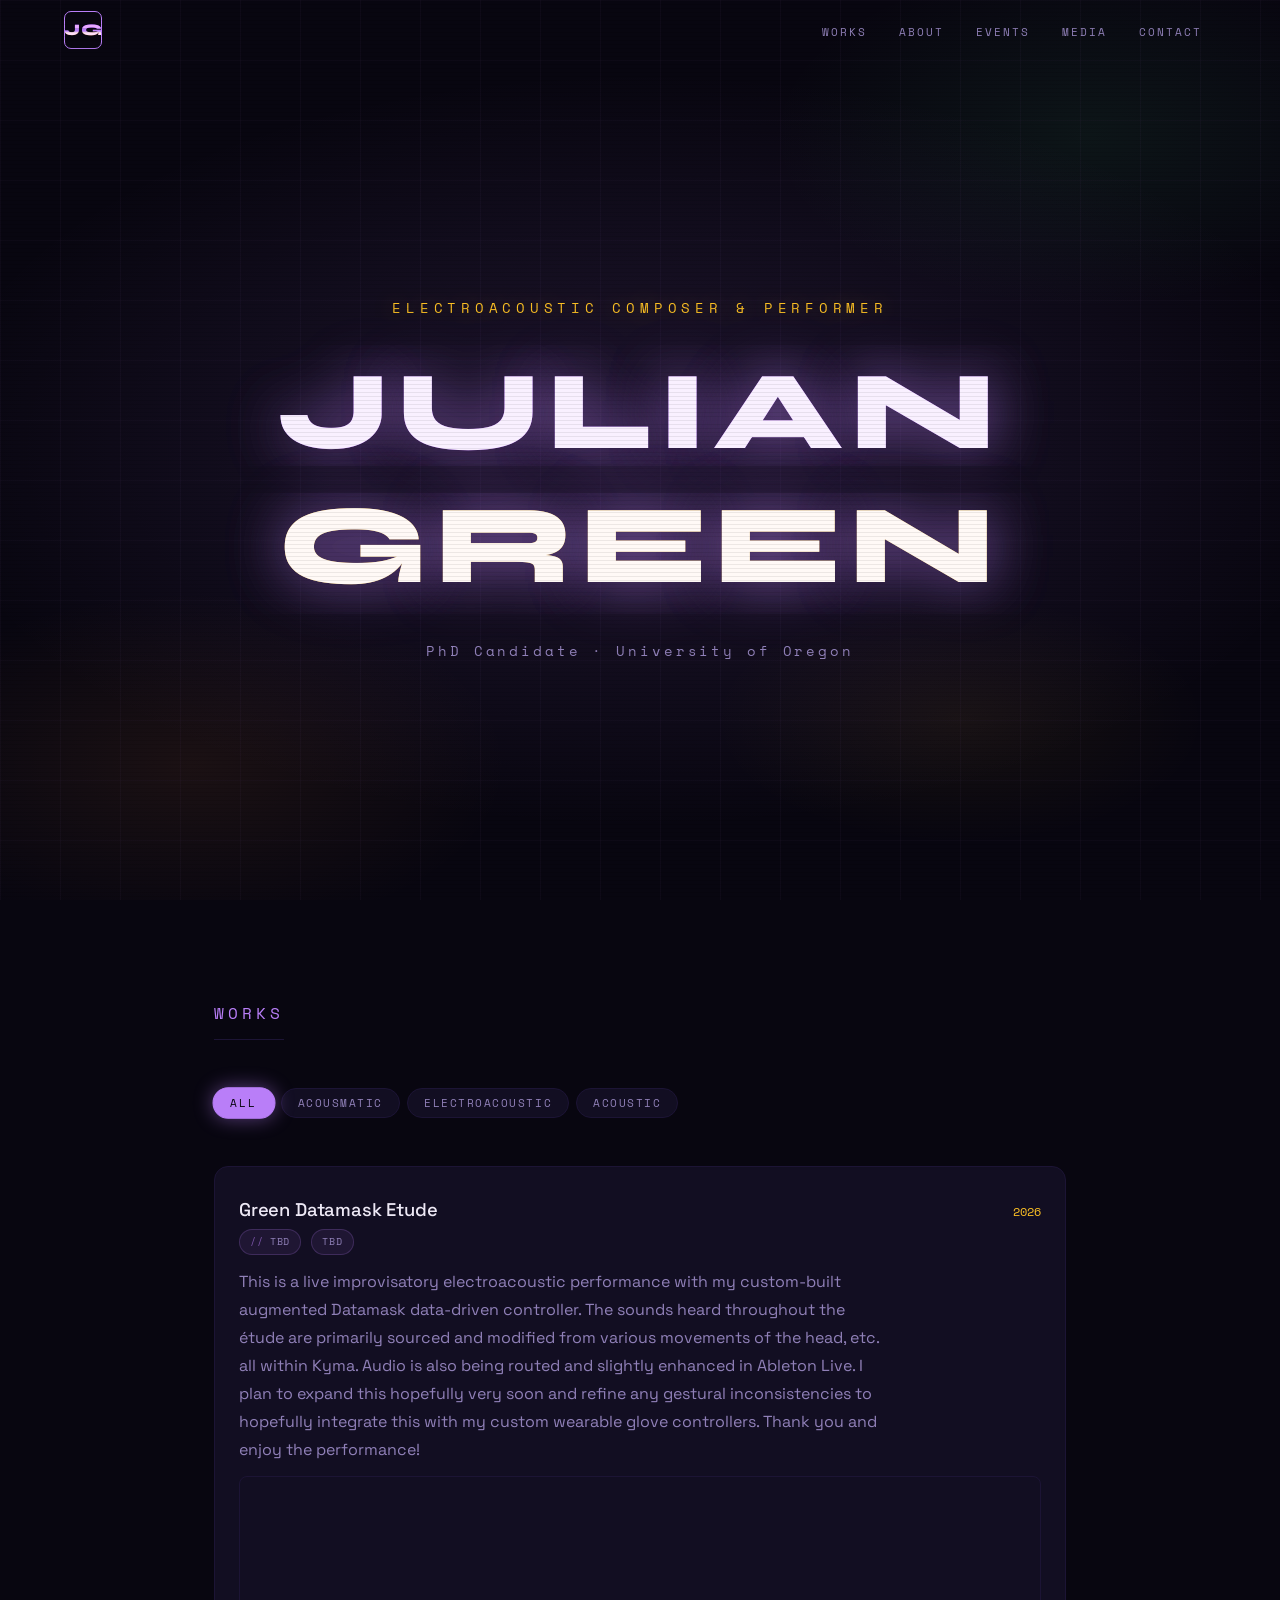
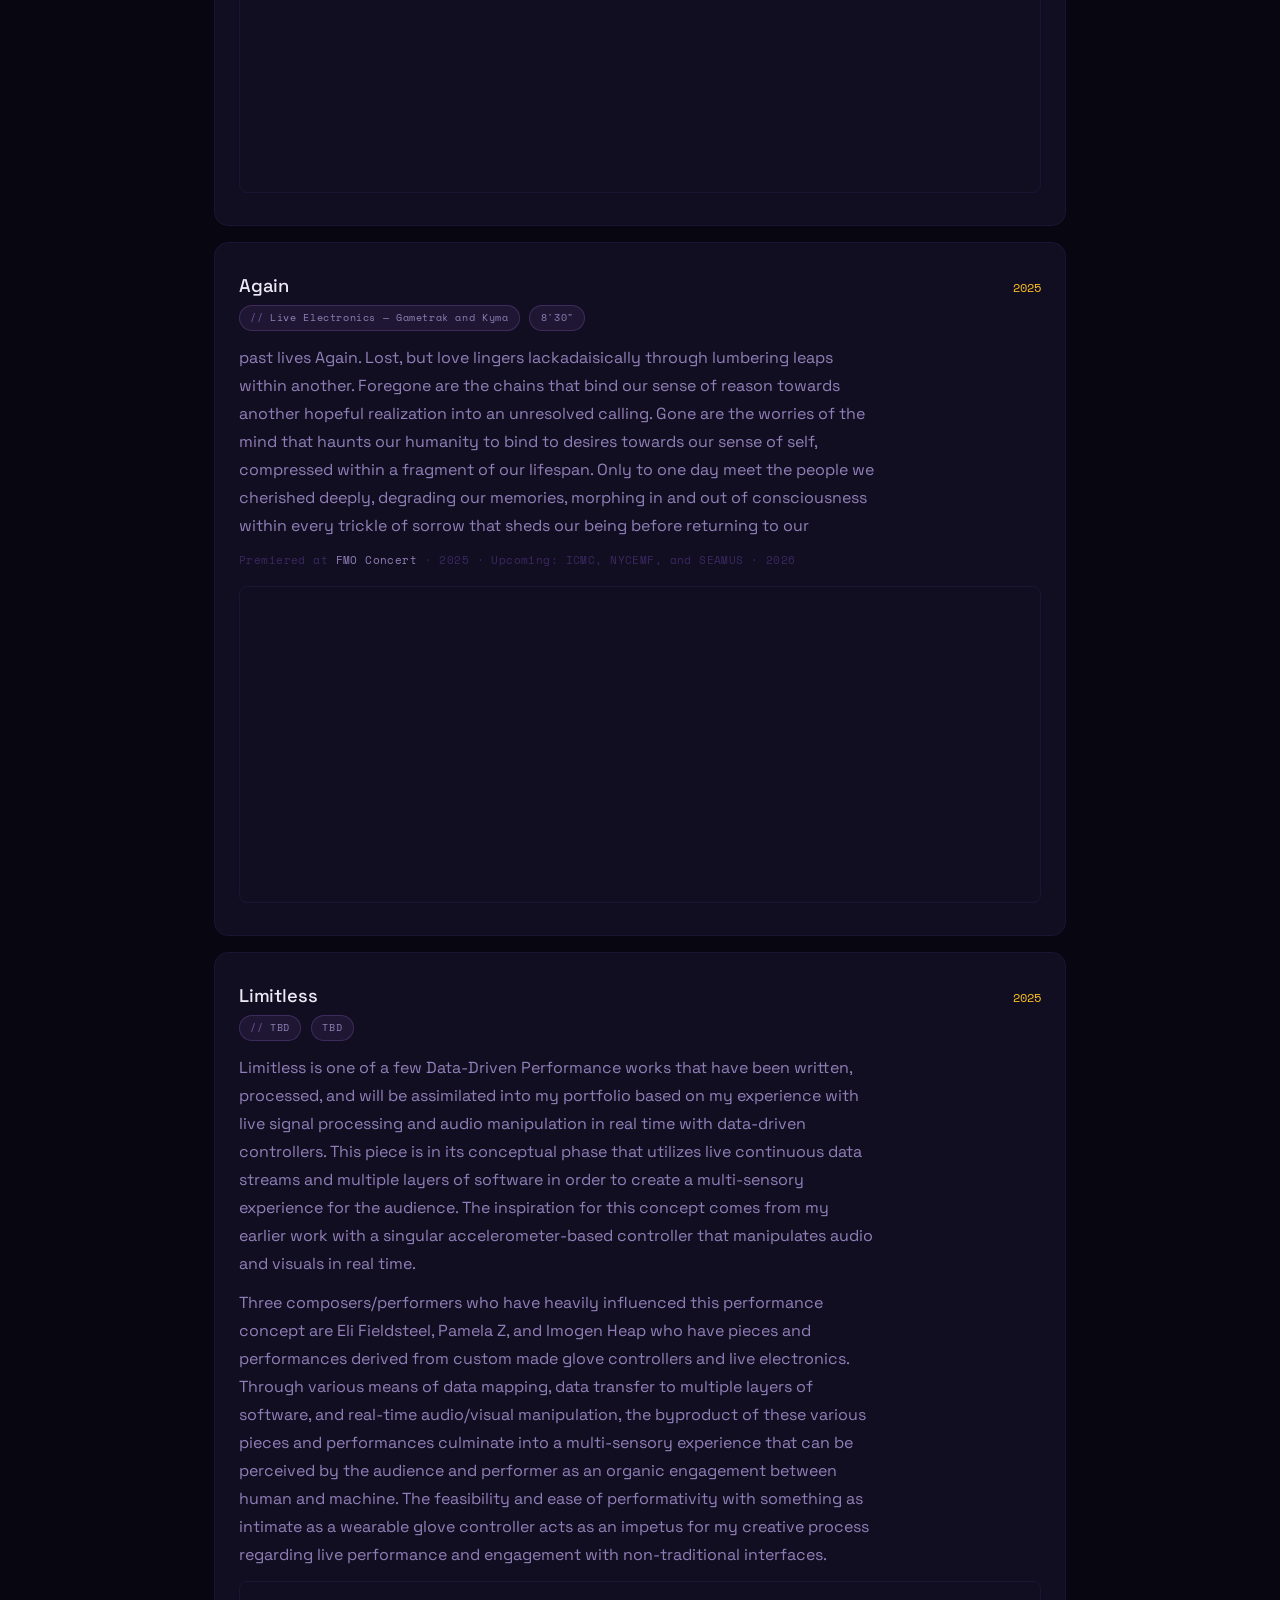
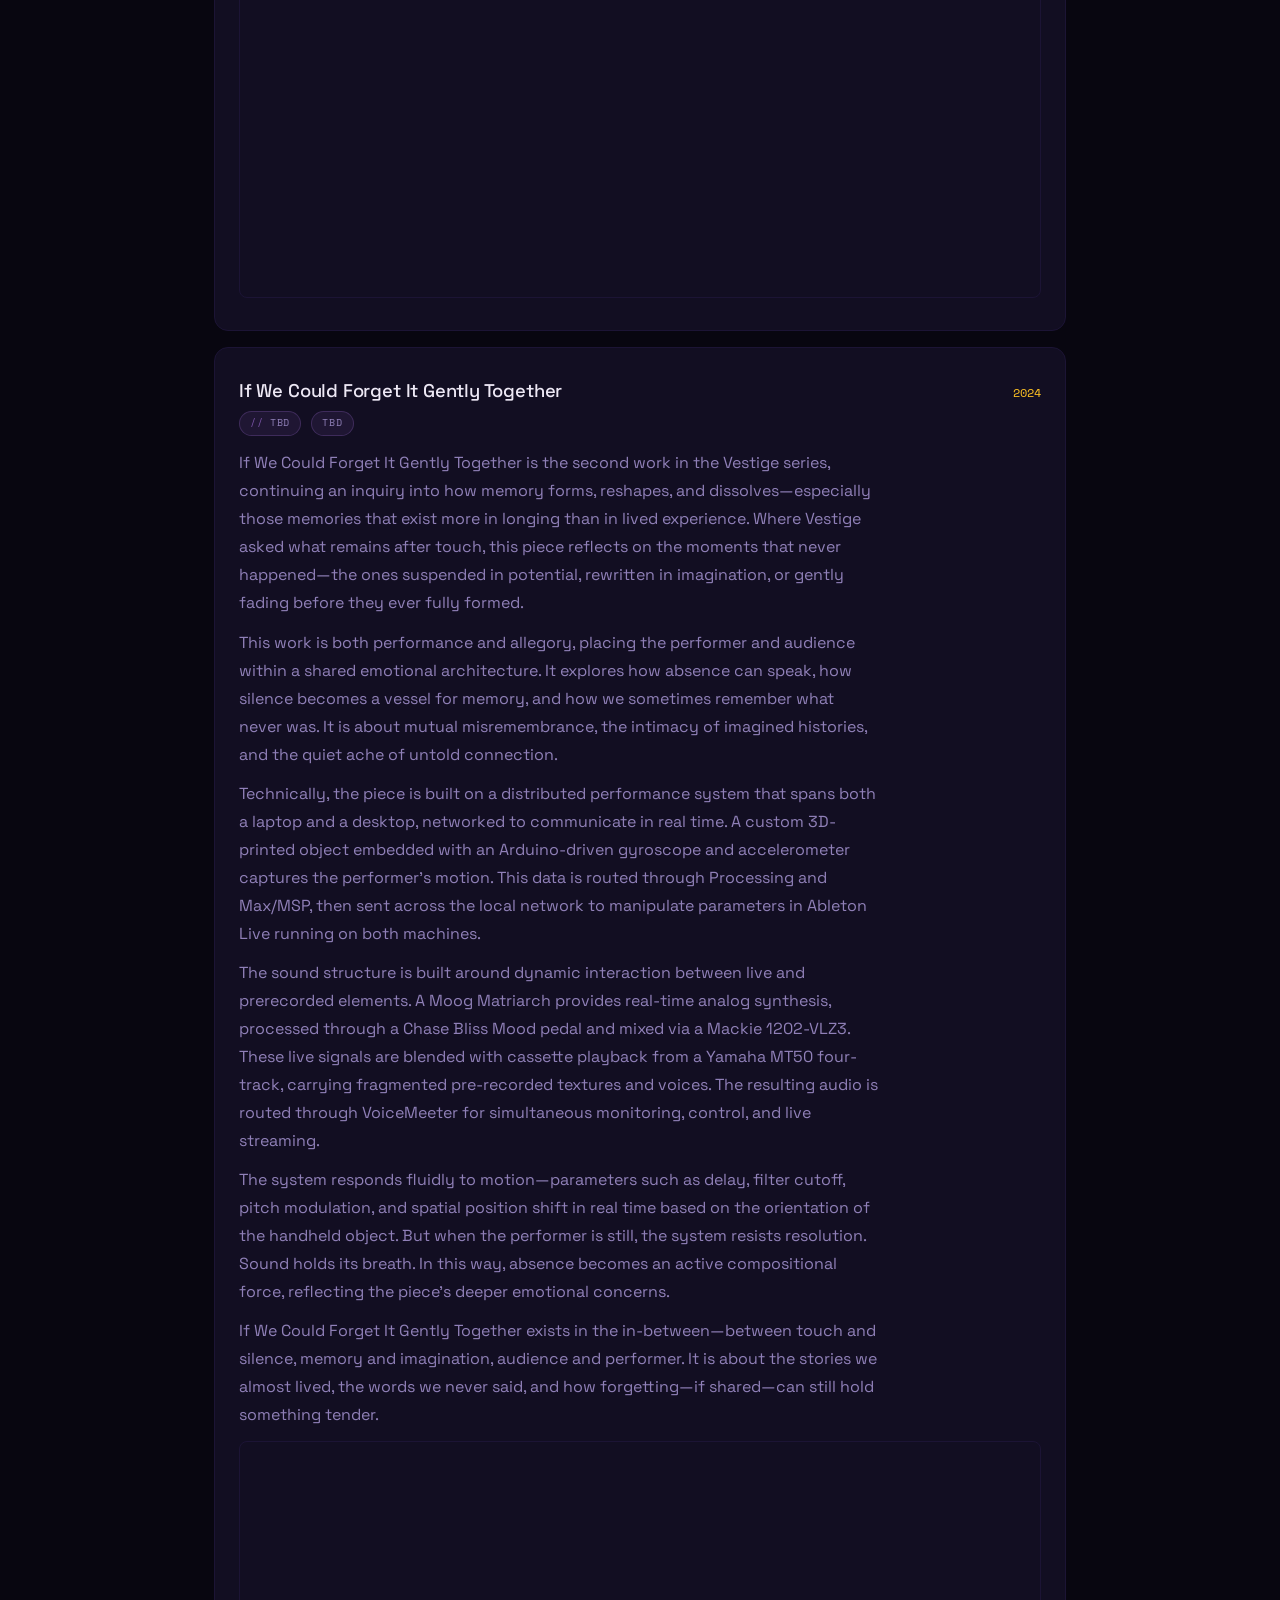
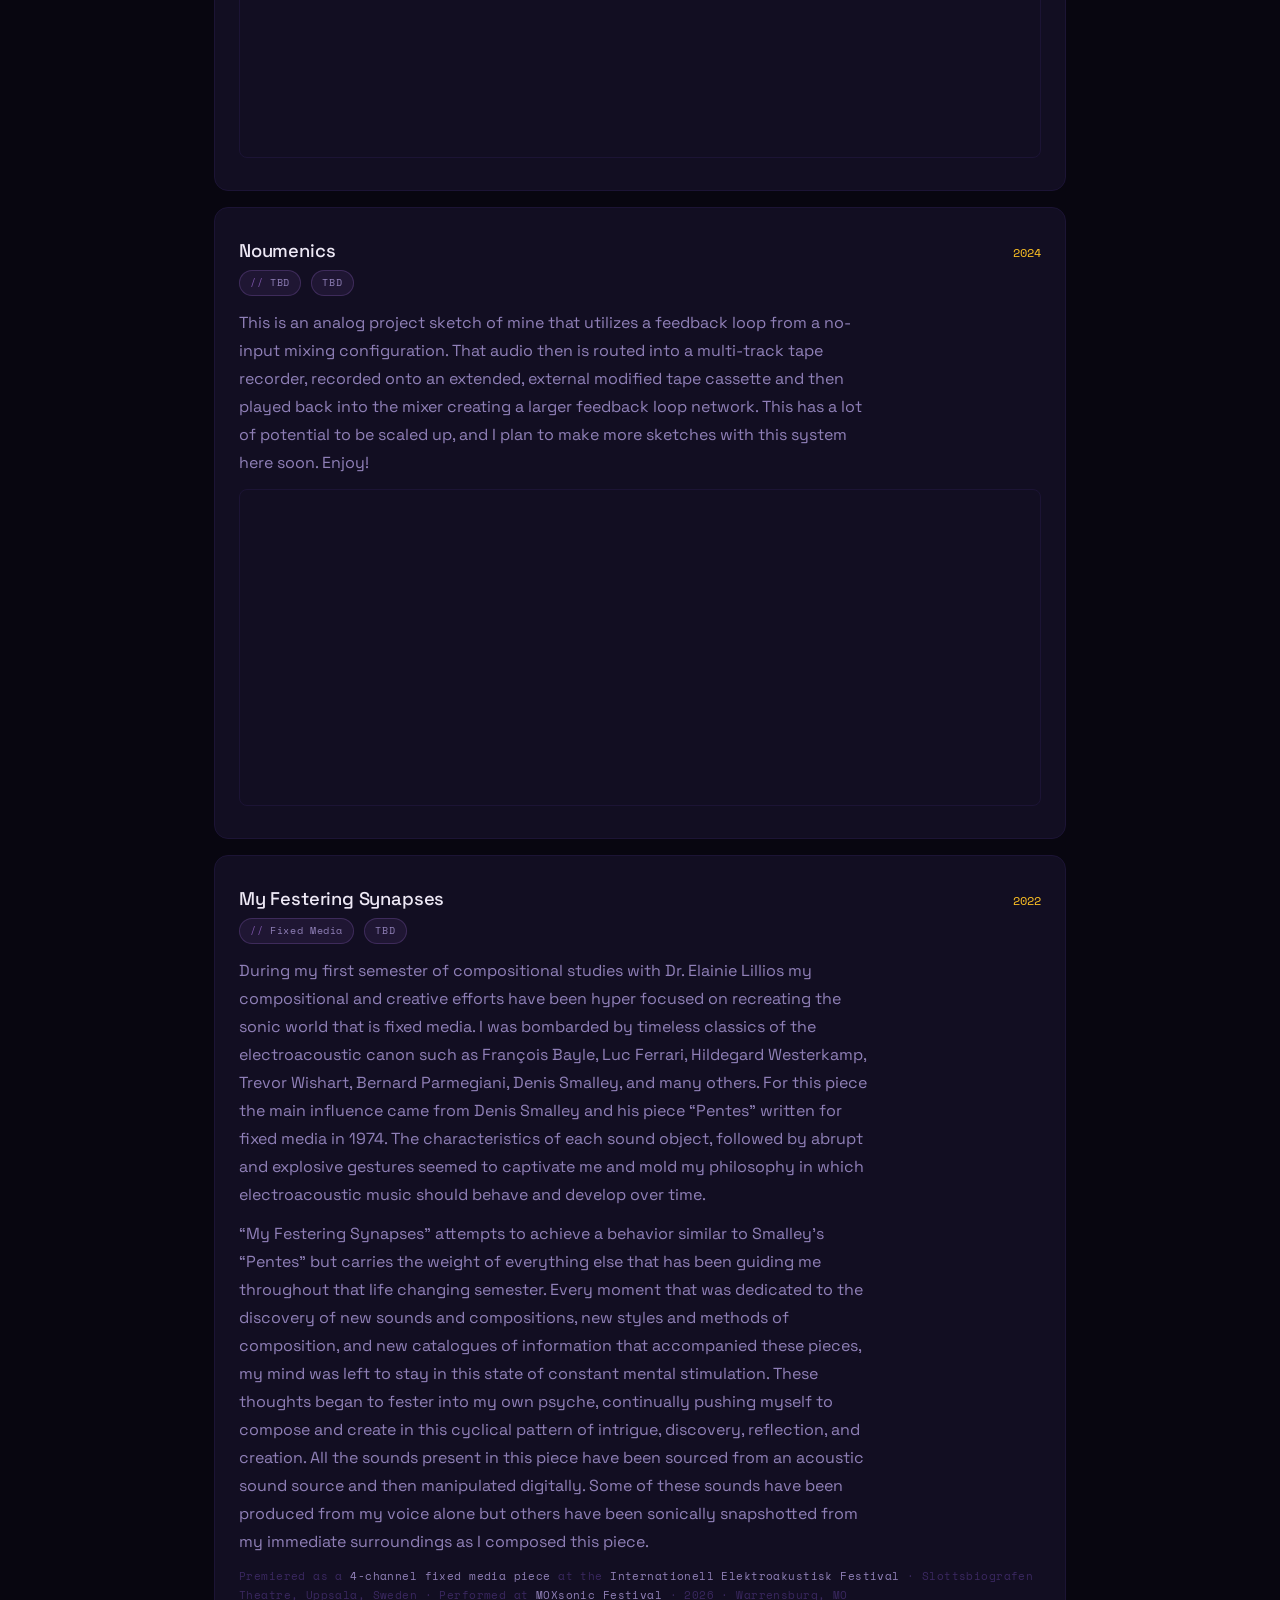
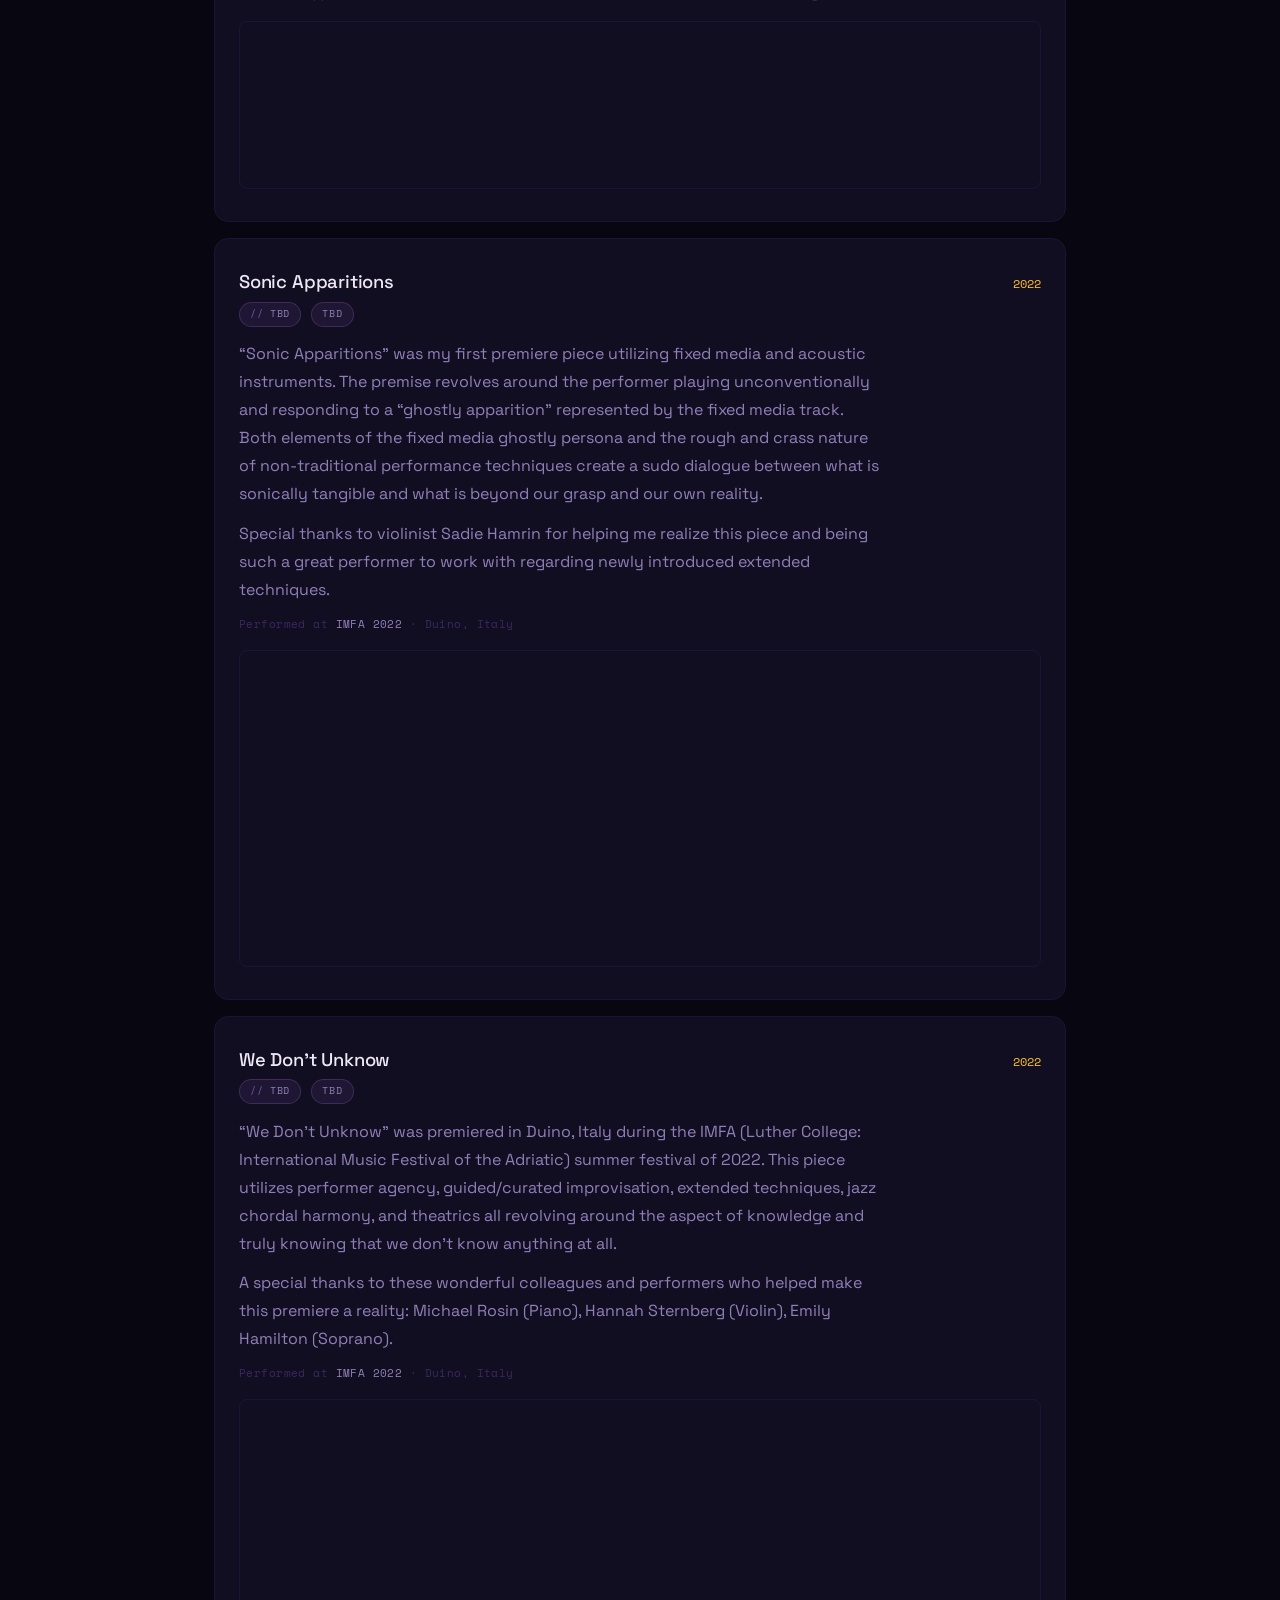
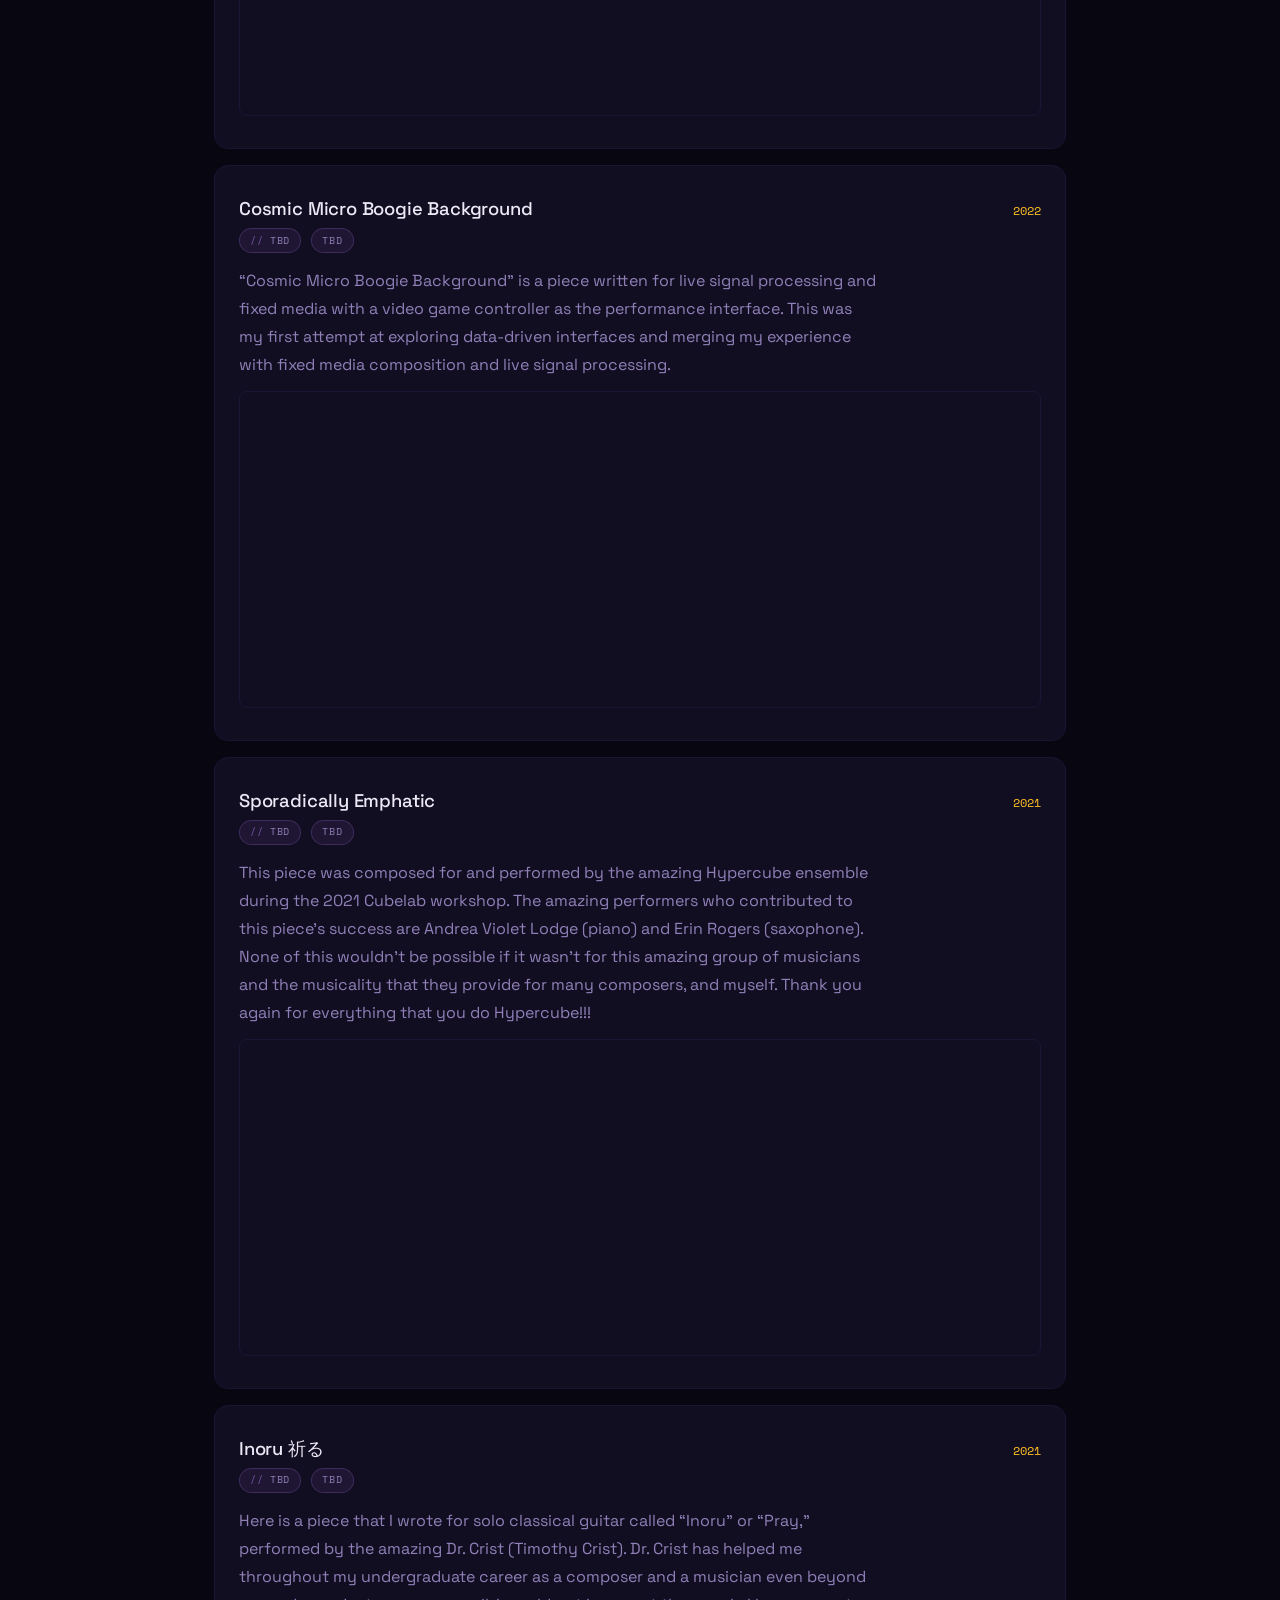
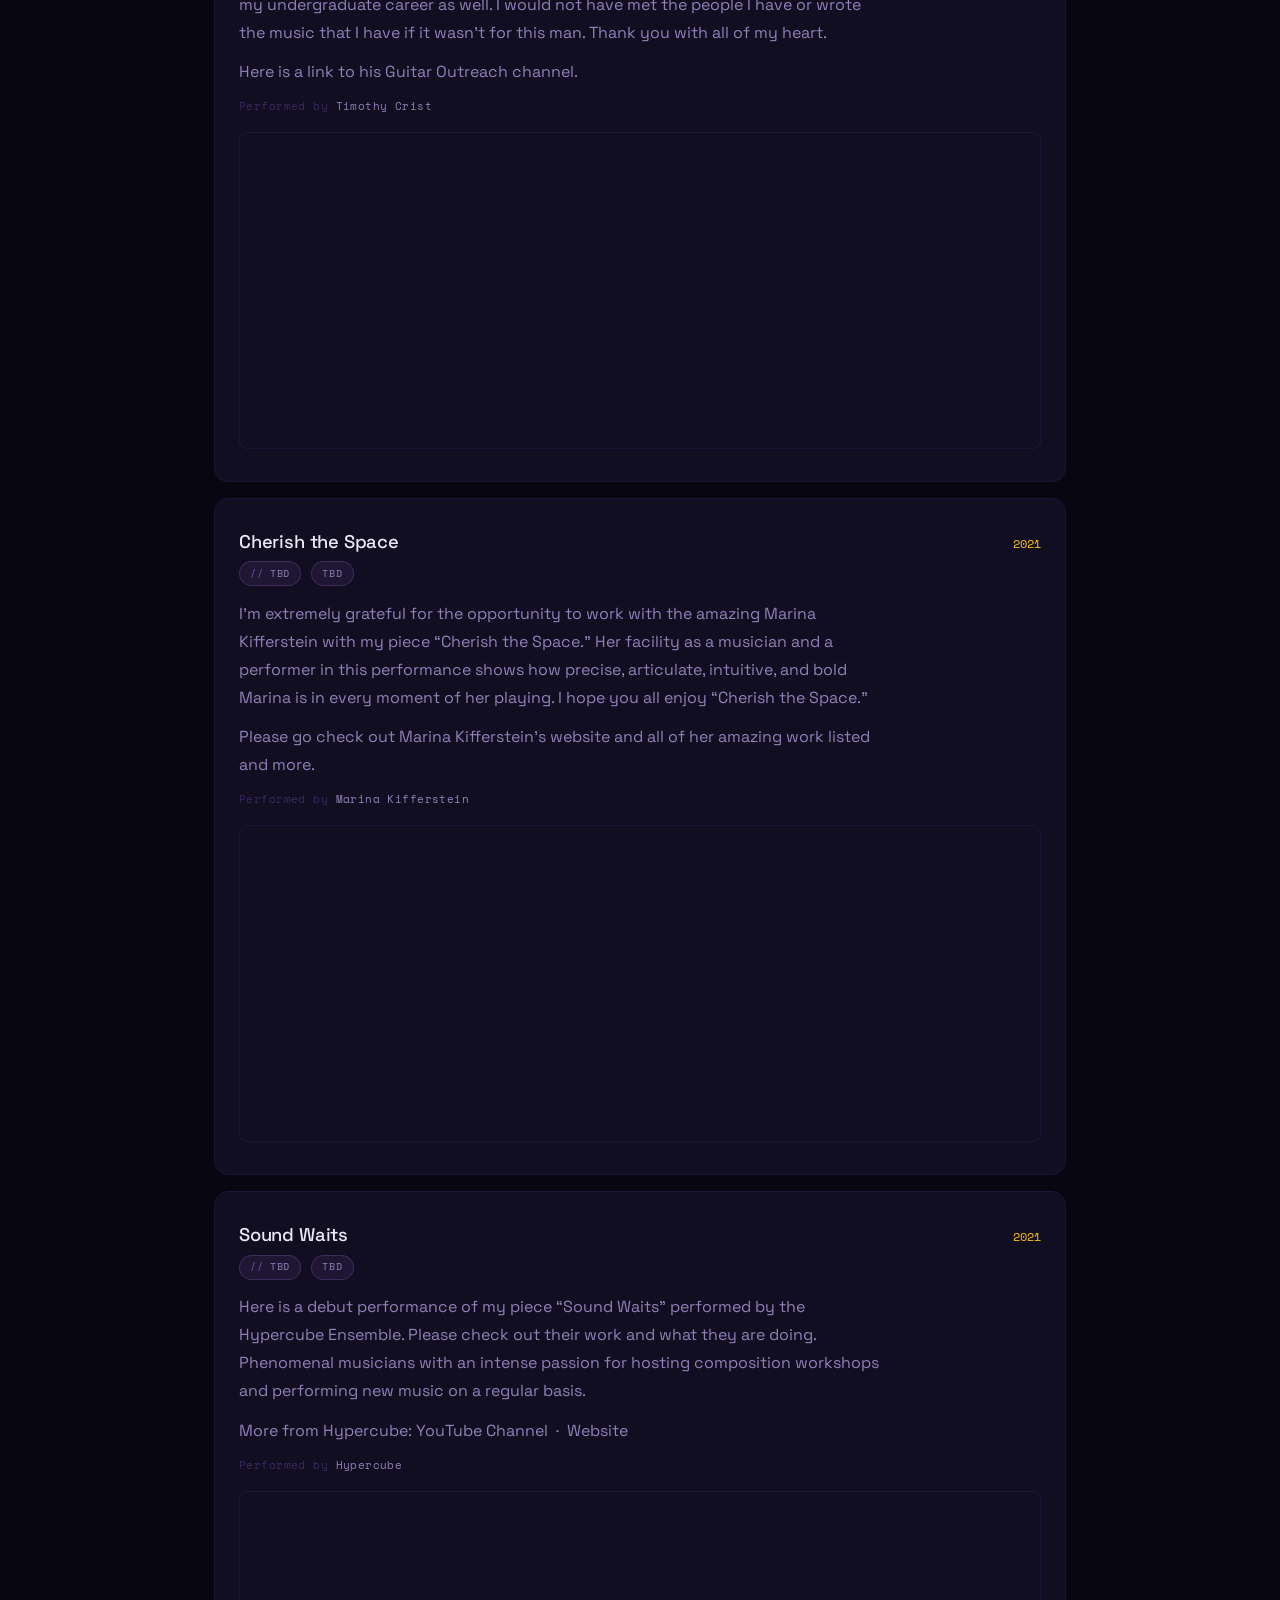
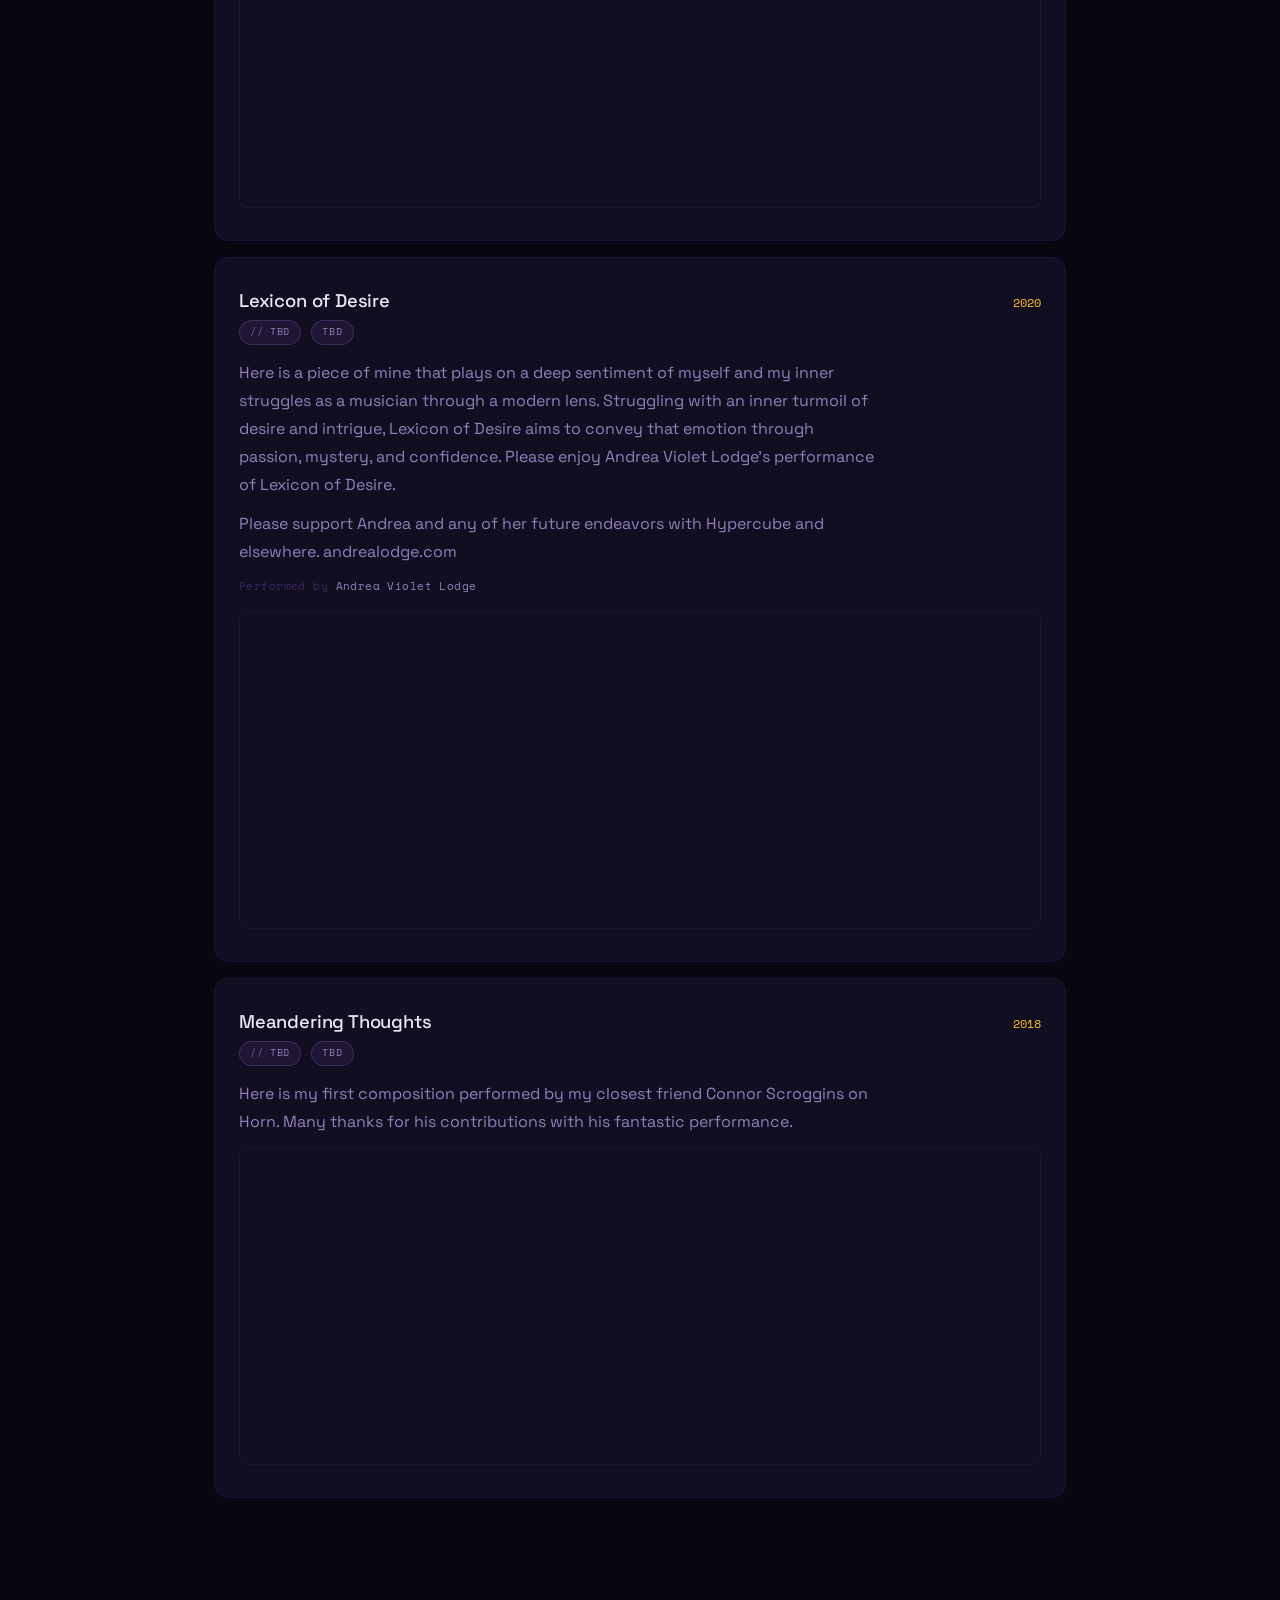
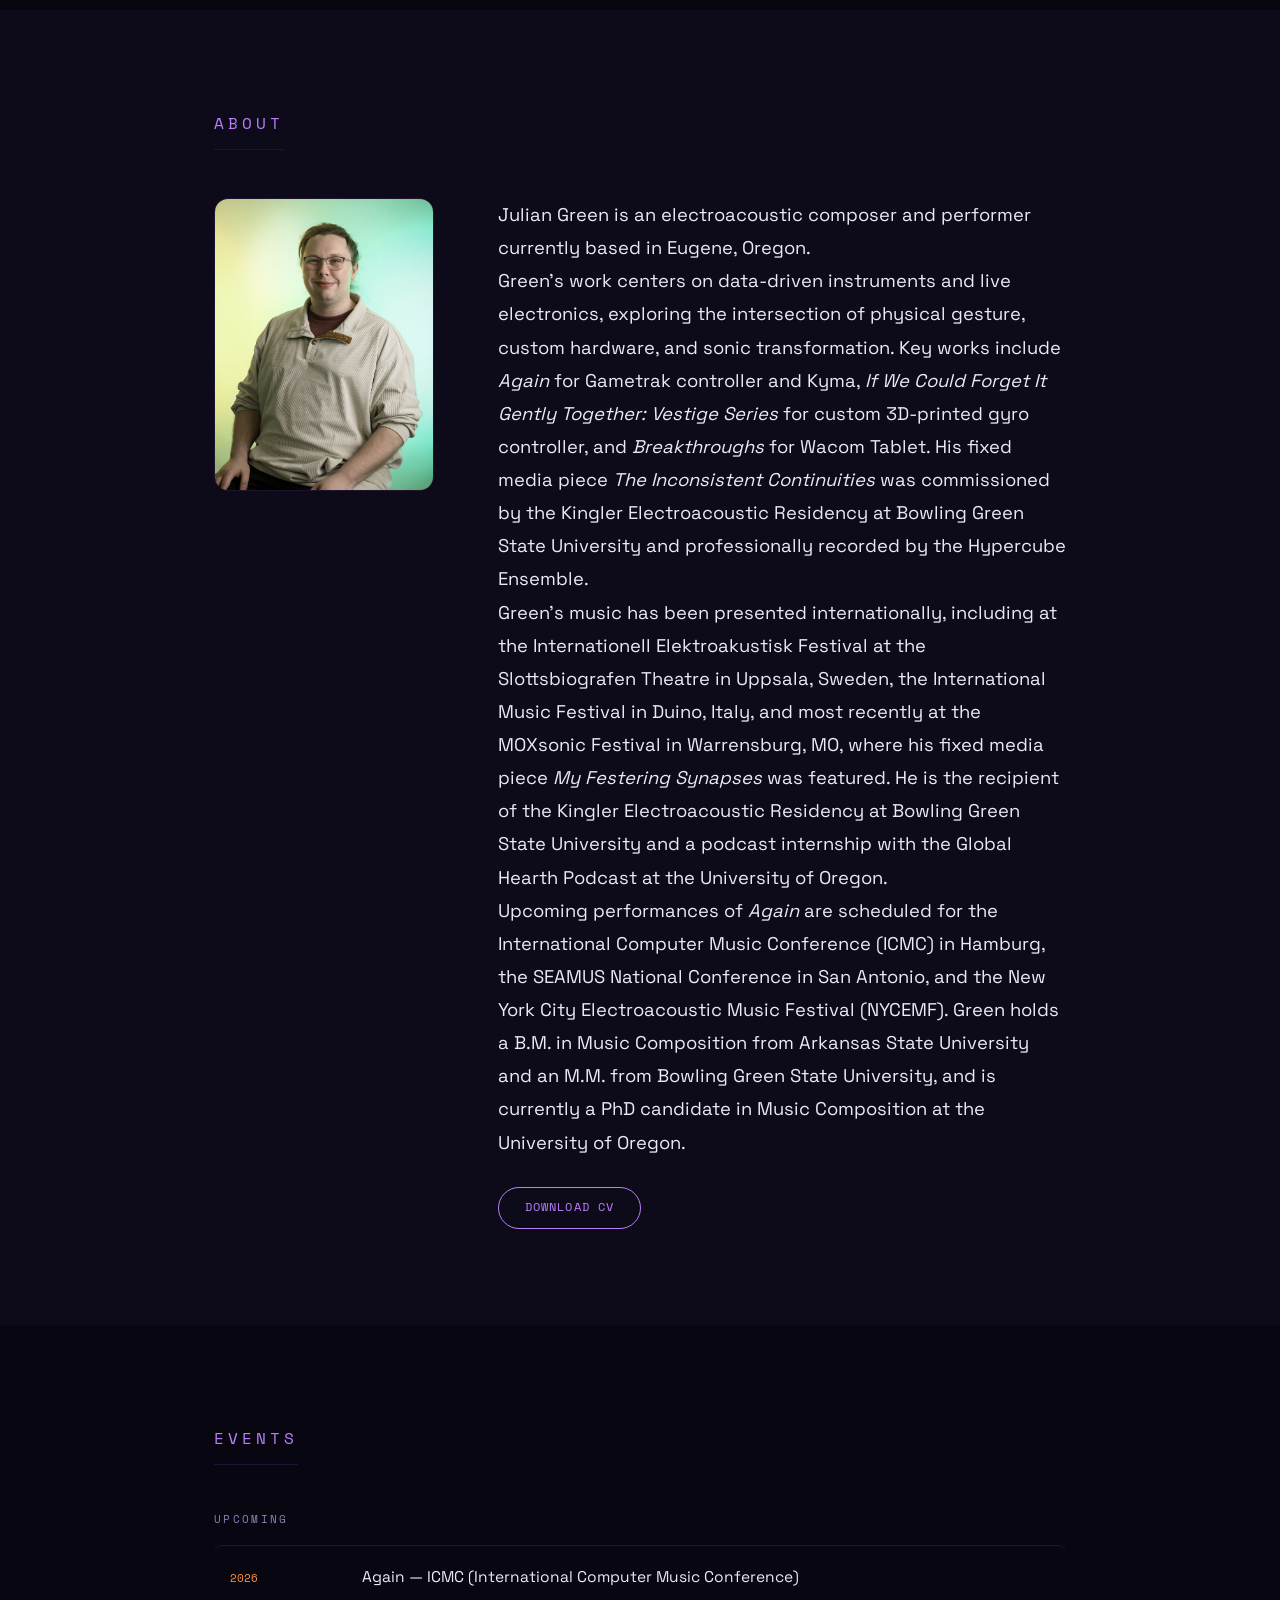
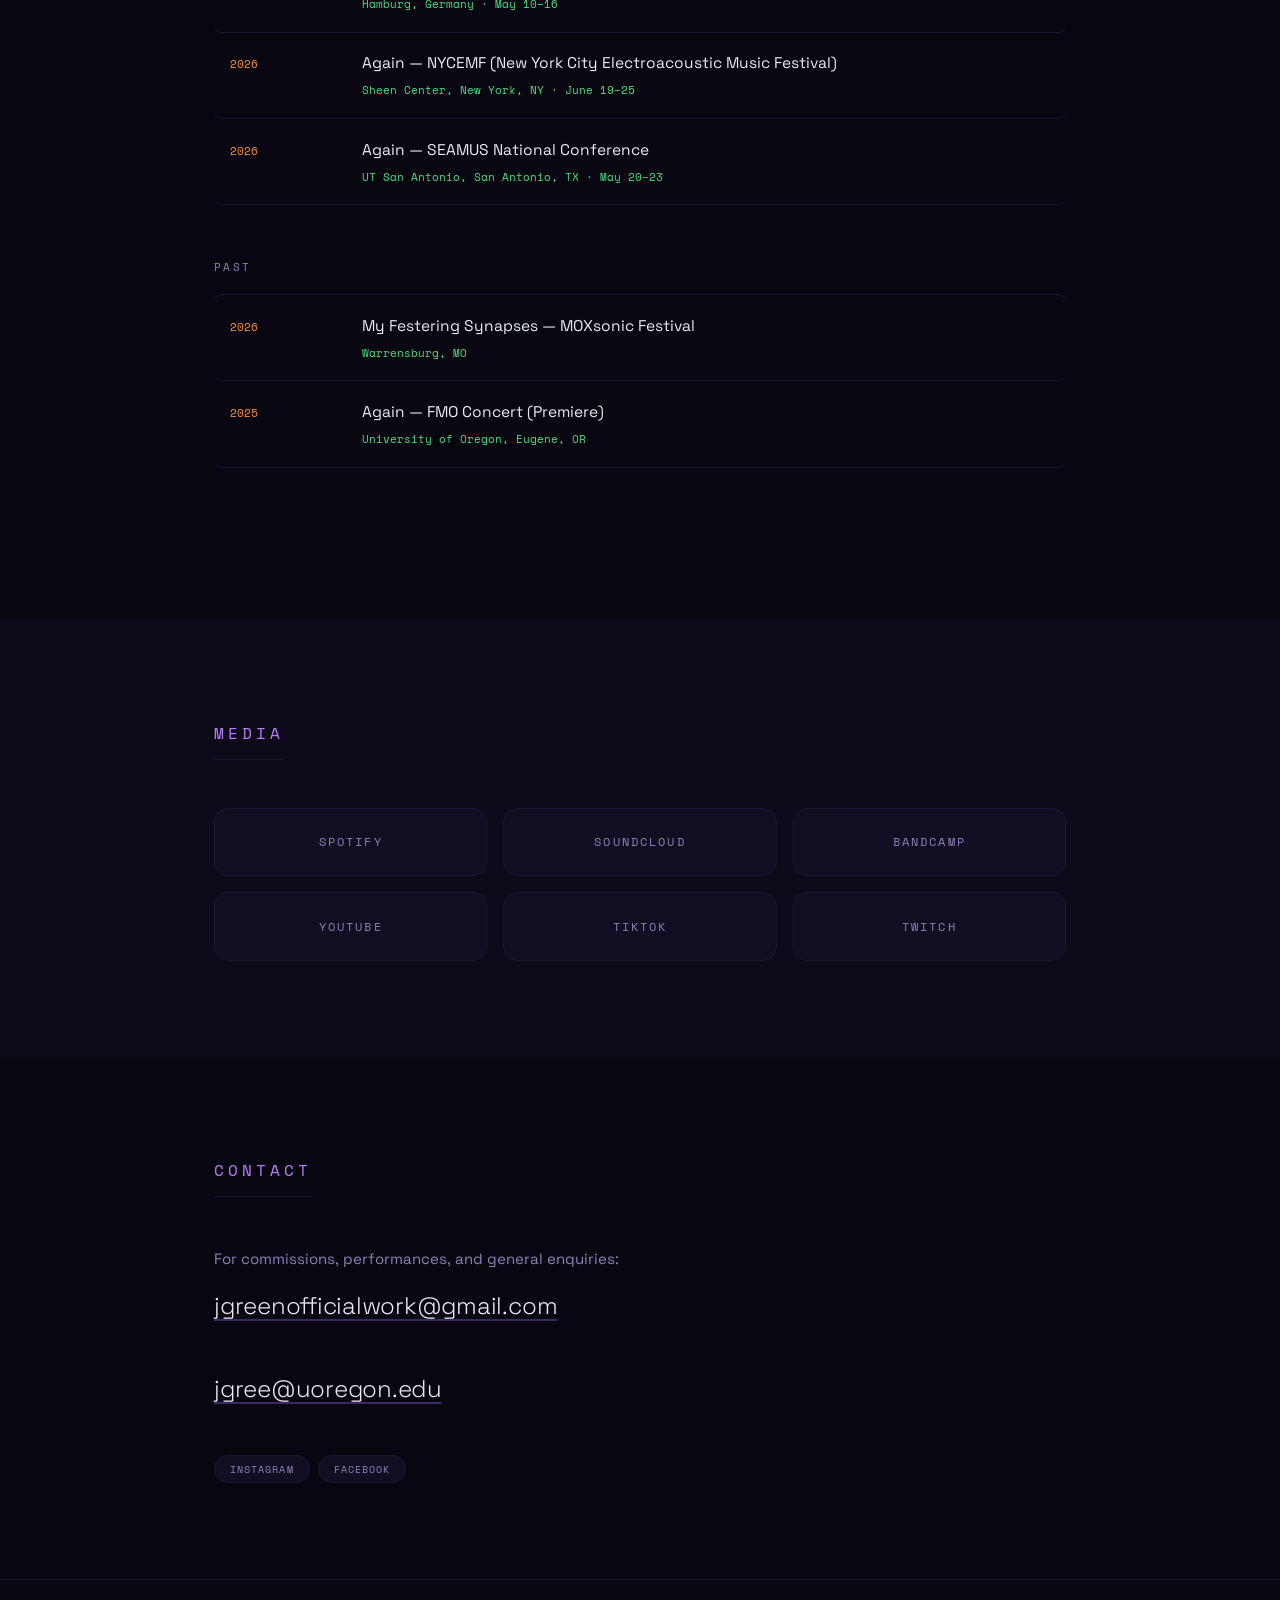
<file: index.html>
<!DOCTYPE html>
<html lang="en">
<head>
  <meta charset="UTF-8" />
  <meta name="viewport" content="width=device-width, initial-scale=1.0" />
  <meta name="description" content="Julian Green — Electroacoustic Composer, Performer, and PhD Candidate at the University of Oregon" />
  <title>Julian Green — Electroacoustic Composer</title>

  <!--
    FONTS: Space Grotesk — clean technical aesthetic that pairs well
    with a glitch direction later. Remove this link to go fully offline
    and update --font-sans in style.css to use system-ui only.
  -->
  <link rel="preconnect" href="https://fonts.googleapis.com" />
  <link rel="preconnect" href="https://fonts.gstatic.com" crossorigin />
  <link href="https://fonts.googleapis.com/css2?family=Space+Grotesk:wght@300;400;500&family=Space+Mono:wght@400;700&family=Syne:wght@700;800&display=swap" rel="stylesheet" />

  <link rel="icon" type="image/svg+xml" href="favicon.svg" />
  <link rel="stylesheet" href="css/style.css" />

  <!--
    NOTE TO SELF: anomalous read access logged at session start.
    origin unresolvable. timestamp does not match server clock.
    path flagged: /signal
    do not investigate.
  -->
</head>
<body>

  <!-- ============================================================
    NAVIGATION
  ============================================================ -->
  <header class="site-header" id="site-header">
    <nav class="nav">
      <a href="#overview" class="nav-logo" data-text="JG">JG</a>

      <ul class="nav-links" id="nav-links">
        <li><a href="#works"    class="nav-link">Works</a></li>
        <li><a href="#about"    class="nav-link">About</a></li>
        <!-- <li><a href="#research" class="nav-link">Research</a></li> -->
        <li><a href="#events"   class="nav-link">Events</a></li>
        <!-- <li><a href="#press" class="nav-link">Press</a></li> -->
        <li><a href="#media"    class="nav-link">Media</a></li>
        <li><a href="#contact"  class="nav-link">Contact</a></li>
      </ul>

      <button class="menu-toggle" id="menu-toggle"
        aria-label="Toggle navigation" aria-expanded="false">
        <span></span>
        <span></span>
        <span></span>
      </button>
    </nav>
  </header>

  <main>

    <!-- ============================================================
      HERO
    ============================================================ -->
    <section id="overview" class="overview">
      <div class="overview-content">
        <p class="overview-subtitle">Electroacoustic Composer &amp; Performer</p>
        <!--
          GLITCH: To enable the glitch split effect on your name,
          add class="glitch" and data-text="JULIAN GREEN" to the h1,
          then uncomment the .glitch rules in style.css.
        -->
        <h1 class="overview-name glitch" data-text="Julian Green">Julian Green</h1>
        <p class="overview-tagline">PhD Candidate · University of Oregon</p>
      </div>
    </section>


    <!-- ============================================================
      WORKS
    ============================================================ -->
    <section id="works" class="section">
      <div class="container">
        <h2 class="section-heading">Works</h2>

        <!-- Filter tabs — update data-filter values to match your categories -->
        <div class="filter-tabs" role="tablist" aria-label="Filter works by format">
          <button class="filter-tab active" data-filter="all"            role="tab" aria-selected="true">All</button>
          <button class="filter-tab"        data-filter="acousmatic"      role="tab" aria-selected="false">Acousmatic</button>
          <button class="filter-tab"        data-filter="electroacoustic" role="tab" aria-selected="false">Electroacoustic</button>
<button class="filter-tab"        data-filter="acoustic"        role="tab" aria-selected="false">Acoustic</button>
        </div>

        <div class="works-list" id="works-list">
          <article class="work-item" data-category="electroacoustic">
            <div class="work-header">
              <h3 class="work-title">Green Datamask Etude</h3>
              <span class="work-year">2026</span>
            </div>
            <div class="work-meta">
              <span class="work-format">TBD</span>
              <span class="work-duration">TBD</span>
            </div>
            <p class="work-notes">This is a live improvisatory electroacoustic performance with my custom-built augmented Datamask data-driven controller. The sounds heard throughout the étude are primarily sourced and modified from various movements of the head, etc. all within Kyma. Audio is also being routed and slightly enhanced in Ableton Live. I plan to expand this hopefully very soon and refine any gestural inconsistencies to hopefully integrate this with my custom wearable glove controllers. Thank you and enjoy the performance!</p>
            <div class="work-embed">
              <iframe width="100%" height="315" src="https://www.youtube.com/embed/LXEFiPL81bM"
                title="Green Datamask Etude — Julian Green" frameborder="0"
                allow="accelerometer; autoplay; clipboard-write; encrypted-media; gyroscope; picture-in-picture"
                allowfullscreen></iframe>
            </div>
          </article>

          <article class="work-item" data-category="electroacoustic">
            <div class="work-header">
              <h3 class="work-title">Again</h3>
              <span class="work-year">2025</span>
            </div>
            <div class="work-meta">
              <span class="work-format">Live Electronics — Gametrak and Kyma</span>
              <span class="work-duration">8'30"</span>
            </div>
            <p class="work-notes">
              past lives Again. Lost, but love lingers lackadaisically through lumbering
              leaps within another. Foregone are the chains that bind our sense of reason
              towards another hopeful realization into an unresolved calling. Gone are the
              worries of the mind that haunts our humanity to bind to desires towards our
              sense of self, compressed within a fragment of our lifespan. Only to one day
              meet the people we cherished deeply, degrading our memories, morphing in and
              out of consciousness within every trickle of sorrow that sheds our being
              before returning to our
            </p>
            <p class="work-premiere">
              Premiered at <strong>FMO Concert</strong> · 2025 ·
              Upcoming: ICMC, NYCEMF, and SEAMUS · 2026
            </p>
            <div class="work-embed">
              <iframe
                width="100%"
                height="315"
                src="https://www.youtube.com/embed/lu4OdEMmegg"
                title="Again — Julian Green"
                frameborder="0"
                allow="accelerometer; autoplay; clipboard-write; encrypted-media; gyroscope; picture-in-picture"
                allowfullscreen>
              </iframe>
            </div>
          </article>

          <article class="work-item" data-category="electroacoustic">
            <div class="work-header">
              <h3 class="work-title">Limitless</h3>
              <span class="work-year">2025</span>
            </div>
            <div class="work-meta">
              <span class="work-format">TBD</span>
              <span class="work-duration">TBD</span>
            </div>
            <p class="work-notes">Limitless is one of a few Data-Driven Performance works that have been written, processed, and will be assimilated into my portfolio based on my experience with live signal processing and audio manipulation in real time with data-driven controllers. This piece is in its conceptual phase that utilizes live continuous data streams and multiple layers of software in order to create a multi-sensory experience for the audience. The inspiration for this concept comes from my earlier work with a singular accelerometer-based controller that manipulates audio and visuals in real time.</p>
            <p class="work-notes">Three composers/performers who have heavily influenced this performance concept are Eli Fieldsteel, Pamela Z, and Imogen Heap who have pieces and performances derived from custom made glove controllers and live electronics. Through various means of data mapping, data transfer to multiple layers of software, and real-time audio/visual manipulation, the byproduct of these various pieces and performances culminate into a multi-sensory experience that can be perceived by the audience and performer as an organic engagement between human and machine. The feasibility and ease of performativity with something as intimate as a wearable glove controller acts as an impetus for my creative process regarding live performance and engagement with non-traditional interfaces.</p>
            <div class="work-embed">
              <iframe width="100%" height="315" src="https://www.youtube.com/embed/T_xkHWEsv4A"
                title="Limitless — Julian Green" frameborder="0"
                allow="accelerometer; autoplay; clipboard-write; encrypted-media; gyroscope; picture-in-picture"
                allowfullscreen></iframe>
            </div>
          </article>

          <article class="work-item" data-category="electroacoustic">
            <div class="work-header">
              <h3 class="work-title">If We Could Forget It Gently Together</h3>
              <span class="work-year">2024</span>
            </div>
            <div class="work-meta">
              <span class="work-format">TBD</span>
              <span class="work-duration">TBD</span>
            </div>
            <p class="work-notes">If We Could Forget It Gently Together is the second work in the Vestige series, continuing an inquiry into how memory forms, reshapes, and dissolves—especially those memories that exist more in longing than in lived experience. Where Vestige asked what remains after touch, this piece reflects on the moments that never happened—the ones suspended in potential, rewritten in imagination, or gently fading before they ever fully formed.</p>
            <p class="work-notes">This work is both performance and allegory, placing the performer and audience within a shared emotional architecture. It explores how absence can speak, how silence becomes a vessel for memory, and how we sometimes remember what never was. It is about mutual misremembrance, the intimacy of imagined histories, and the quiet ache of untold connection.</p>
            <p class="work-notes">Technically, the piece is built on a distributed performance system that spans both a laptop and a desktop, networked to communicate in real time. A custom 3D-printed object embedded with an Arduino-driven gyroscope and accelerometer captures the performer's motion. This data is routed through Processing and Max/MSP, then sent across the local network to manipulate parameters in Ableton Live running on both machines.</p>
            <p class="work-notes">The sound structure is built around dynamic interaction between live and prerecorded elements. A Moog Matriarch provides real-time analog synthesis, processed through a Chase Bliss Mood pedal and mixed via a Mackie 1202-VLZ3. These live signals are blended with cassette playback from a Yamaha MT50 four-track, carrying fragmented pre-recorded textures and voices. The resulting audio is routed through VoiceMeeter for simultaneous monitoring, control, and live streaming.</p>
            <p class="work-notes">The system responds fluidly to motion—parameters such as delay, filter cutoff, pitch modulation, and spatial position shift in real time based on the orientation of the handheld object. But when the performer is still, the system resists resolution. Sound holds its breath. In this way, absence becomes an active compositional force, reflecting the piece's deeper emotional concerns.</p>
            <p class="work-notes">If We Could Forget It Gently Together exists in the in-between—between touch and silence, memory and imagination, audience and performer. It is about the stories we almost lived, the words we never said, and how forgetting—if shared—can still hold something tender.</p>
            <div class="work-embed">
              <iframe width="100%" height="315" src="https://www.youtube.com/embed/SRxOO9gtrYo"
                title="If We Could Forget It Gently Together — Julian Green" frameborder="0"
                allow="accelerometer; autoplay; clipboard-write; encrypted-media; gyroscope; picture-in-picture"
                allowfullscreen></iframe>
            </div>
          </article>

          <article class="work-item" data-category="electroacoustic">
            <div class="work-header">
              <h3 class="work-title">Noumenics</h3>
              <span class="work-year">2024</span>
            </div>
            <div class="work-meta">
              <span class="work-format">TBD</span>
              <span class="work-duration">TBD</span>
            </div>
            <p class="work-notes">This is an analog project sketch of mine that utilizes a feedback loop from a no-input mixing configuration. That audio then is routed into a multi-track tape recorder, recorded onto an extended, external modified tape cassette and then played back into the mixer creating a larger feedback loop network. This has a lot of potential to be scaled up, and I plan to make more sketches with this system here soon. Enjoy!</p>
            <div class="work-embed">
              <iframe width="100%" height="315" src="https://www.youtube.com/embed/ZbAuaaEQfPU"
                title="Noumenics — Julian Green" frameborder="0"
                allow="accelerometer; autoplay; clipboard-write; encrypted-media; gyroscope; picture-in-picture"
                allowfullscreen></iframe>
            </div>
          </article>

          <article class="work-item" data-category="acousmatic">
            <div class="work-header">
              <h3 class="work-title">My Festering Synapses</h3>
              <span class="work-year">2022</span>
            </div>
            <div class="work-meta">
              <span class="work-format">Fixed Media</span>
              <span class="work-duration">TBD</span>
            </div>
            <p class="work-notes">During my first semester of compositional studies with Dr. Elainie Lillios my compositional and creative efforts have been hyper focused on recreating the sonic world that is fixed media. I was bombarded by timeless classics of the electroacoustic canon such as François Bayle, Luc Ferrari, Hildegard Westerkamp, Trevor Wishart, Bernard Parmegiani, Denis Smalley, and many others. For this piece the main influence came from Denis Smalley and his piece “Pentes” written for fixed media in 1974. The characteristics of each sound object, followed by abrupt and explosive gestures seemed to captivate me and mold my philosophy in which electroacoustic music should behave and develop over time.</p>
            <p class="work-notes">“My Festering Synapses” attempts to achieve a behavior similar to Smalley’s “Pentes” but carries the weight of everything else that has been guiding me throughout that life changing semester. Every moment that was dedicated to the discovery of new sounds and compositions, new styles and methods of composition, and new catalogues of information that accompanied these pieces, my mind was left to stay in this state of constant mental stimulation. These thoughts began to fester into my own psyche, continually pushing myself to compose and create in this cyclical pattern of intrigue, discovery, reflection, and creation. All the sounds present in this piece have been sourced from an acoustic sound source and then manipulated digitally. Some of these sounds have been produced from my voice alone but others have been sonically snapshotted from my immediate surroundings as I composed this piece.</p>
            <p class="work-premiere">
              Premiered as a <strong>4-channel fixed media piece</strong> at the <strong>Internationell Elektroakustisk Festival</strong> · Slottsbiografen Theatre, Uppsala, Sweden ·
              Performed at <strong>MOXsonic Festival</strong> · 2026 · Warrensburg, MO
            </p>
            <div class="work-embed">
              <iframe width="100%" height="166" scrolling="no" frameborder="no" allow="autoplay"
                src="https://w.soundcloud.com/player/?url=https%3A//soundcloud.com/julian-green-445338509/my-festering-synapses-1&color=%23b97ef8&auto_play=false&hide_related=true&show_comments=false&show_user=true&show_reposts=false&show_teaser=false">
              </iframe>
            </div>
          </article>

          <article class="work-item" data-category="acousmatic">
            <div class="work-header">
              <h3 class="work-title">Sonic Apparitions</h3>
              <span class="work-year">2022</span>
            </div>
            <div class="work-meta">
              <span class="work-format">TBD</span>
              <span class="work-duration">TBD</span>
            </div>
            <p class="work-notes">“Sonic Apparitions” was my first premiere piece utilizing fixed media and acoustic instruments. The premise revolves around the performer playing unconventionally and responding to a “ghostly apparition” represented by the fixed media track. Both elements of the fixed media ghostly persona and the rough and crass nature of non-traditional performance techniques create a sudo dialogue between what is sonically tangible and what is beyond our grasp and our own reality.</p>
            <p class="work-notes">Special thanks to violinist Sadie Hamrin for helping me realize this piece and being such a great performer to work with regarding newly introduced extended techniques.</p>
            <p class="work-premiere">
              Performed at <strong>IMFA 2022</strong> · Duino, Italy
            </p>
            <div class="work-embed">
              <iframe width="100%" height="315" src="https://www.youtube.com/embed/I6DvuFl_8LI"
                title="Sonic Apparitions — Julian Green" frameborder="0"
                allow="accelerometer; autoplay; clipboard-write; encrypted-media; gyroscope; picture-in-picture"
                allowfullscreen></iframe>
            </div>
          </article>

          <article class="work-item" data-category="acousmatic">
            <div class="work-header">
              <h3 class="work-title">We Don't Unknow</h3>
              <span class="work-year">2022</span>
            </div>
            <div class="work-meta">
              <span class="work-format">TBD</span>
              <span class="work-duration">TBD</span>
            </div>
            <p class="work-notes">“We Don’t Unknow” was premiered in Duino, Italy during the IMFA (Luther College: International Music Festival of the Adriatic) summer festival of 2022. This piece utilizes performer agency, guided/curated improvisation, extended techniques, jazz chordal harmony, and theatrics all revolving around the aspect of knowledge and truly knowing that we don’t know anything at all.</p>
            <p class="work-notes">A special thanks to these wonderful colleagues and performers who helped make this premiere a reality: <a href="https://www.michaelrosin.com/" target="_blank" rel="noopener">Michael Rosin</a> (Piano), Hannah Sternberg (Violin), <a href="https://emilyhamiltonmusic.com/" target="_blank" rel="noopener">Emily Hamilton</a> (Soprano).</p>
            <p class="work-premiere">
              Performed at <strong>IMFA 2022</strong> · Duino, Italy
            </p>
            <div class="work-embed">
              <iframe width="100%" height="315" src="https://www.youtube.com/embed/pan8yULn3rQ"
                title="We Don't Unknow — Julian Green" frameborder="0"
                allow="accelerometer; autoplay; clipboard-write; encrypted-media; gyroscope; picture-in-picture"
                allowfullscreen></iframe>
            </div>
          </article>

          <article class="work-item" data-category="acousmatic">
            <div class="work-header">
              <h3 class="work-title">Cosmic Micro Boogie Background</h3>
              <span class="work-year">2022</span>
            </div>
            <div class="work-meta">
              <span class="work-format">TBD</span>
              <span class="work-duration">TBD</span>
            </div>
            <p class="work-notes">“Cosmic Micro Boogie Background” is a piece written for live signal processing and fixed media with a video game controller as the performance interface. This was my first attempt at exploring data-driven interfaces and merging my experience with fixed media composition and live signal processing.</p>
            <div class="work-embed">
              <iframe width="100%" height="315" src="https://www.youtube.com/embed/8e2QHin4-wU"
                title="Cosmic Micro Boogie Background — Julian Green" frameborder="0"
                allow="accelerometer; autoplay; clipboard-write; encrypted-media; gyroscope; picture-in-picture"
                allowfullscreen></iframe>
            </div>
          </article>

          <article class="work-item" data-category="acousmatic">
            <div class="work-header">
              <h3 class="work-title">Sporadically Emphatic</h3>
              <span class="work-year">2021</span>
            </div>
            <div class="work-meta">
              <span class="work-format">TBD</span>
              <span class="work-duration">TBD</span>
            </div>
            <p class="work-notes">This piece was composed for and performed by the amazing <a href="https://www.hypercubemusic.org/" target="_blank" rel="noopener">Hypercube ensemble</a> during the 2021 Cubelab workshop. The amazing performers who contributed to this piece’s success are <a href="http://www.andrealodge.com/" target="_blank" rel="noopener">Andrea Violet Lodge</a> (piano) and <a href="https://www.erinmrogers.com/" target="_blank" rel="noopener">Erin Rogers</a> (saxophone). None of this wouldn’t be possible if it wasn’t for this amazing group of musicians and the musicality that they provide for many composers, and myself. Thank you again for everything that you do Hypercube!!!</p>
            <div class="work-embed">
              <iframe width="100%" height="315" src="https://www.youtube.com/embed/T7ReknwON-A"
                title="Sporadically Emphatic — Julian Green" frameborder="0"
                allow="accelerometer; autoplay; clipboard-write; encrypted-media; gyroscope; picture-in-picture"
                allowfullscreen></iframe>
            </div>
          </article>

          <article class="work-item" data-category="acoustic">
            <div class="work-header">
              <h3 class="work-title">Inoru 祈る</h3>
              <span class="work-year">2021</span>
            </div>
            <div class="work-meta">
              <span class="work-format">TBD</span>
              <span class="work-duration">TBD</span>
            </div>
            <p class="work-notes">Here is a piece that I wrote for solo classical guitar called “Inoru” or “Pray,” performed by the amazing Dr. Crist (Timothy Crist). Dr. Crist has helped me throughout my undergraduate career as a composer and a musician even beyond my undergraduate career as well. I would not have met the people I have or wrote the music that I have if it wasn’t for this man. Thank you with all of my heart.</p>
            <p class="work-notes">Here is a link to his <a href="https://www.facebook.com/astatemusicoutreach" target="_blank" rel="noopener">Guitar Outreach channel</a>.</p>
            <p class="work-premiere">
              Performed by <strong>Timothy Crist</strong>
            </p>
            <div class="work-embed">
              <iframe width="100%" height="315" src="https://www.youtube.com/embed/PBTyFDDD-ms"
                title="Inoru — Julian Green" frameborder="0"
                allow="accelerometer; autoplay; clipboard-write; encrypted-media; gyroscope; picture-in-picture"
                allowfullscreen></iframe>
            </div>
          </article>

          <article class="work-item" data-category="acoustic">
            <div class="work-header">
              <h3 class="work-title">Cherish the Space</h3>
              <span class="work-year">2021</span>
            </div>
            <div class="work-meta">
              <span class="work-format">TBD</span>
              <span class="work-duration">TBD</span>
            </div>
            <p class="work-notes">I’m extremely grateful for the opportunity to work with the amazing <a href="http://www.marinakifferstein.com/" target="_blank" rel="noopener">Marina Kifferstein</a> with my piece “Cherish the Space.” Her facility as a musician and a performer in this performance shows how precise, articulate, intuitive, and bold Marina is in every moment of her playing. I hope you all enjoy “Cherish the Space.”</p>
            <p class="work-notes">Please go check out <a href="http://www.marinakifferstein.com/" target="_blank" rel="noopener">Marina Kifferstein’s website</a> and all of her amazing work listed and more.</p>
            <p class="work-premiere">
              Performed by <strong>Marina Kifferstein</strong>
            </p>
            <div class="work-embed">
              <iframe width="100%" height="315" src="https://www.youtube.com/embed/2aElv3IPndc"
                title="Cherish the Space — Julian Green" frameborder="0"
                allow="accelerometer; autoplay; clipboard-write; encrypted-media; gyroscope; picture-in-picture"
                allowfullscreen></iframe>
            </div>
          </article>

          <article class="work-item" data-category="acoustic">
            <div class="work-header">
              <h3 class="work-title">Sound Waits</h3>
              <span class="work-year">2021</span>
            </div>
            <div class="work-meta">
              <span class="work-format">TBD</span>
              <span class="work-duration">TBD</span>
            </div>
            <p class="work-notes">Here is a debut performance of my piece “Sound Waits” performed by the <a href="https://www.hypercubemusic.org/" target="_blank" rel="noopener">Hypercube Ensemble</a>. Please check out their work and what they are doing. Phenomenal musicians with an intense passion for hosting composition workshops and performing new music on a regular basis.</p>
            <p class="work-notes">More from Hypercube: <a href="https://www.youtube.com/@hypercubeensemble8107" target="_blank" rel="noopener">YouTube Channel</a> &nbsp;&middot;&nbsp; <a href="https://www.hypercubemusic.org/" target="_blank" rel="noopener">Website</a></p>
            <p class="work-premiere">
              Performed by <strong>Hypercube</strong>
            </p>
            <div class="work-embed">
              <iframe width="100%" height="315" src="https://www.youtube.com/embed/ahskNNAxUXw"
                title="Sound Waits — Julian Green" frameborder="0"
                allow="accelerometer; autoplay; clipboard-write; encrypted-media; gyroscope; picture-in-picture"
                allowfullscreen></iframe>
            </div>
          </article>

          <article class="work-item" data-category="acoustic">
            <div class="work-header">
              <h3 class="work-title">Lexicon of Desire</h3>
              <span class="work-year">2020</span>
            </div>
            <div class="work-meta">
              <span class="work-format">TBD</span>
              <span class="work-duration">TBD</span>
            </div>
            <p class="work-notes">Here is a piece of mine that plays on a deep sentiment of myself and my inner struggles as a musician through a modern lens. Struggling with an inner turmoil of desire and intrigue, Lexicon of Desire aims to convey that emotion through passion, mystery, and confidence. Please enjoy <a href="http://www.andrealodge.com/" target="_blank" rel="noopener">Andrea Violet Lodge</a>’s performance of Lexicon of Desire.</p>
            <p class="work-notes">Please support Andrea and any of her future endeavors with Hypercube and elsewhere. <a href="http://www.andrealodge.com/" target="_blank" rel="noopener">andrealodge.com</a></p>
            <p class="work-premiere">
              Performed by <strong>Andrea Violet Lodge</strong>
            </p>
            <div class="work-embed">
              <iframe width="100%" height="315" src="https://www.youtube.com/embed/XBN6BGoEoPI"
                title="Lexicon of Desire — Julian Green" frameborder="0"
                allow="accelerometer; autoplay; clipboard-write; encrypted-media; gyroscope; picture-in-picture"
                allowfullscreen></iframe>
            </div>
          </article>

          <article class="work-item" data-category="acousmatic">
            <div class="work-header">
              <h3 class="work-title">Meandering Thoughts</h3>
              <span class="work-year">2018</span>
            </div>
            <div class="work-meta">
              <span class="work-format">TBD</span>
              <span class="work-duration">TBD</span>
            </div>
            <p class="work-notes">Here is my first composition performed by my closest friend Connor Scroggins on Horn. Many thanks for his contributions with his fantastic performance.</p>
            <div class="work-embed">
              <iframe width="100%" height="315" src="https://www.youtube.com/embed/aI0hSJpiIJ0"
                title="Meandering Thoughts — Julian Green" frameborder="0"
                allow="accelerometer; autoplay; clipboard-write; encrypted-media; gyroscope; picture-in-picture"
                allowfullscreen></iframe>
            </div>
          </article>


          <!-- ========================================================
            WORK ITEM TEMPLATE — copy this block for each new piece.
            Set data-category to: acousmatic | electroacoustic | multimedia
          ======================================================== -->

        </div><!-- /works-list -->
      </div>
    </section>


    <!-- ============================================================
      ABOUT
    ============================================================ -->
    <section id="about" class="section section--alt">
      <div class="container">
        <h2 class="section-heading">About</h2>

        <div class="about-grid">
          <div class="about-photo">
            <!--
              Replace src with your photo path.
              If no photo yet, delete the <img> and uncomment the placeholder div:
              <div class="photo-placeholder"></div>
            -->
            <img
              src="assets/images/photo.jpg"
              alt="Julian Green"
              loading="lazy"
            />
          </div>

          <div class=”about-text”>
            <p class=”about-lead”>
              Julian Green is an electroacoustic composer and performer currently
              based in Eugene, Oregon.
            </p>
            <p>
              Green’s work centers on data-driven instruments and live electronics, exploring the intersection of physical gesture, custom hardware, and sonic transformation. Key works include <em>Again</em> for Gametrak controller and Kyma, <em>If We Could Forget It Gently Together: Vestige Series</em> for custom 3D-printed gyro controller, and <em>Breakthroughs</em> for Wacom Tablet. His fixed media piece <em>The Inconsistent Continuities</em> was commissioned by the Kingler Electroacoustic Residency at Bowling Green State University and professionally recorded by the Hypercube Ensemble.
            </p>
            <p>
              Green’s music has been presented internationally, including at the Internationell Elektroakustisk Festival at the Slottsbiografen Theatre in Uppsala, Sweden, the International Music Festival in Duino, Italy, and most recently at the MOXsonic Festival in Warrensburg, MO, where his fixed media piece <em>My Festering Synapses</em> was featured. He is the recipient of the Kingler Electroacoustic Residency at Bowling Green State University and a podcast internship with the Global Hearth Podcast at the University of Oregon.
            </p>
            <p>
              Upcoming performances of <em>Again</em> are scheduled for the International Computer Music Conference (ICMC) in Hamburg, the SEAMUS National Conference in San Antonio, and the New York City Electroacoustic Music Festival (NYCEMF). Green holds a B.M. in Music Composition from Arkansas State University and an M.M. from Bowling Green State University, and is currently a PhD candidate in Music Composition at the University of Oregon.
            </p>
            <div class="about-links">
              <a href="assets/cv.pdf" class="btn" target="_blank" rel="noopener">
                Download CV
              </a>
            </div>
          </div>
        </div>
      </div>
    </section>


    <!-- ============================================================
      RESEARCH
      Remove this section entirely if you prefer not to foreground
      your academic work. Add / remove interest items freely.
    ============================================================ -->
    <section id="research" class="section" style="display:none">
      <div class="container">
        <h2 class="section-heading">Research</h2>

        <div class="research-grid">

          <div class="research-block">
            <h3 class="research-title">Interests</h3>
            <ul class="research-list">
              <!-- Replace with your actual research interests -->
              <li>Acousmatic composition and listening</li>
              <li>Spectral and timbral transformation</li>
              <li>Live electronics and real-time processing</li>
              <li>Sound synthesis and granular techniques</li>
              <li>Ambisonics and spatial audio</li>
              <li>Micro-controller design</li>
            </ul>
          </div>

          <div class="research-block">
            <h3 class="research-title">Current Projects</h3>
            <p class="research-body">
              <!-- Replace with a sentence or two about your dissertation
                   or current research focus. -->
              [Describe your dissertation topic or current research project here.
              What question are you pursuing? What methods or frameworks are
              you drawing on?]
            </p>
          </div>

          <div class="research-block">
            <h3 class="research-title">Teaching</h3>
            <ul class="research-list">
              <!-- Add courses or areas you teach / have taught -->
              <li>[Course name, University of Oregon]</li>
              <li>[Course name, University of Oregon]</li>
            </ul>
          </div>

        </div>
      </div>
    </section>


    <!-- ============================================================
      EVENTS
    ============================================================ -->
    <section id="events" class="section">
      <div class="container">
        <h2 class="section-heading">Events</h2>

        <!-- Upcoming — add dates when confirmed -->
        <div class="events-block">
          <h3 class="events-subheading">Upcoming</h3>
          <ul class="events-list">

            <!-- EVENT ITEM TEMPLATE — copy for each event -->
            <li class="event-item">
              <time class="event-date" datetime="2026">2026</time>
              <div class="event-body">
                <span class="event-title">Again — ICMC (International Computer Music Conference)</span>
                <span class="event-venue">Hamburg, Germany · May 10–16</span>
              </div>
            </li>

            <li class="event-item">
              <time class="event-date" datetime="2026">2026</time>
              <div class="event-body">
                <span class="event-title">Again — NYCEMF (New York City Electroacoustic Music Festival)</span>
                <span class="event-venue">Sheen Center, New York, NY · June 19–25</span>
              </div>
            </li>

            <li class="event-item">
              <time class="event-date" datetime="2026">2026</time>
              <div class="event-body">
                <span class="event-title">Again — SEAMUS National Conference</span>
                <span class="event-venue">UT San Antonio, San Antonio, TX · May 20–23</span>
              </div>
            </li>
            <!-- /EVENT ITEM -->

          </ul>
        </div>

        <!-- Past -->
        <div class="events-block">
          <h3 class="events-subheading">Past</h3>
          <ul class="events-list">

            <li class="event-item">
              <time class="event-date" datetime="2026">2026</time>
              <div class="event-body">
                <span class="event-title">My Festering Synapses — MOXsonic Festival</span>
                <span class="event-venue">Warrensburg, MO</span>
              </div>
            </li>

            <li class="event-item">
              <time class="event-date" datetime="2025">2025</time>
              <div class="event-body">
                <span class="event-title">Again — FMO Concert (Premiere)</span>
                <span class="event-venue">University of Oregon, Eugene, OR</span>
              </div>
            </li>

          </ul>
        </div>

      </div>
    </section>


    <!-- ============================================================
      PRESS
    ============================================================ -->
    <section id="press" class="section section--alt" style="display:none">
      <div class="container">
        <h2 class="section-heading">Press</h2>

        <div class="press-grid">

          <!-- PRESS QUOTE TEMPLATE — copy for each quote -->
          <blockquote class="press-quote">
            <p>"Replace this with a review quote. Keep quotes concise —
              one to three sentences works well."</p>
            <footer>
              <cite>Publication Name</cite>
              <span class="press-author">— Reviewer Name, Year</span>
            </footer>
          </blockquote>
          <!-- /PRESS QUOTE -->

          <blockquote class="press-quote">
            <p>"Another quote from a different review or publication."</p>
            <footer>
              <cite>Another Publication</cite>
              <span class="press-author">— Reviewer Name, Year</span>
            </footer>
          </blockquote>

        </div>
      </div>
    </section>


    <!-- ============================================================
      MEDIA
    ============================================================ -->
    <section id="media" class="section section--alt">
      <div class="container">
        <h2 class="section-heading">Media</h2>

        <ul class="media-grid">
          <li><a href="https://open.spotify.com/artist/1Yvt2Sqsv2YfFvhXUqDvrf" class="media-link" target="_blank" rel="noopener">Spotify</a></li>
          <li><a href="https://on.soundcloud.com/b2k6gCINoP8Uv6ishK" class="media-link" target="_blank" rel="noopener">SoundCloud</a></li>
          <li><a href="https://bandcamp.com/jurlanerngaming" class="media-link" target="_blank" rel="noopener">Bandcamp</a></li>
          <li><a href="https://www.youtube.com/@juliangreenmusic" class="media-link" target="_blank" rel="noopener">YouTube</a></li>
          <li><a href="https://www.tiktok.com/@poosic_music" class="media-link" target="_blank" rel="noopener">TikTok</a></li>
          <li><a href="https://www.twitch.tv/poosic" class="media-link" target="_blank" rel="noopener">Twitch</a></li>
        </ul>
      </div>
    </section>


    <!-- ============================================================
      CONTACT
    ============================================================ -->
    <section id="contact" class="section">
      <div class="container">
        <h2 class="section-heading">Contact</h2>

        <div class="contact-content">
          <p class="contact-intro">
            For commissions, performances, and general enquiries:
          </p>

          <a href="mailto:jgreenofficialwork@gmail.com" class="contact-email">
            jgreenofficialwork@gmail.com
          </a>
          <a href="mailto:jgree@uoregon.edu" class="contact-email">
            jgree@uoregon.edu
          </a>
<ul class="contact-links">
            <li><a href="https://www.instagram.com/poos1c/" target="_blank" rel="noopener">Instagram</a></li>
            <li><a href="https://www.facebook.com/juliangreen95" target="_blank" rel="noopener">Facebook</a></li>
          </ul>
        </div>
      </div>
    </section>

  </main>


  <!-- ============================================================
    FOOTER
  ============================================================ -->
  <!-- it has been here since the first commit. it will be here after the last. -->
  <footer class="site-footer">
    <div class="container">
      <p class="footer-text">
        &copy; <span id="footer-year"></span> Julian Green. All rights reserved.
      </p>
    </div>
  </footer>

  <!-- 01100110 01101001 01101110 01100100 00100000 01110100 01101000 01100101 00100000 01110011 01101001 01100111 01101110 01100001 01101100 -->
  <script src="js/main.js"></script>
  <script src="js/experience.js?v=5"></script>
  <script data-goatcounter="https://poosic.goatcounter.com/count" async src="//gc.zgo.at/count.js"></script>
</body>
</html>
</file>
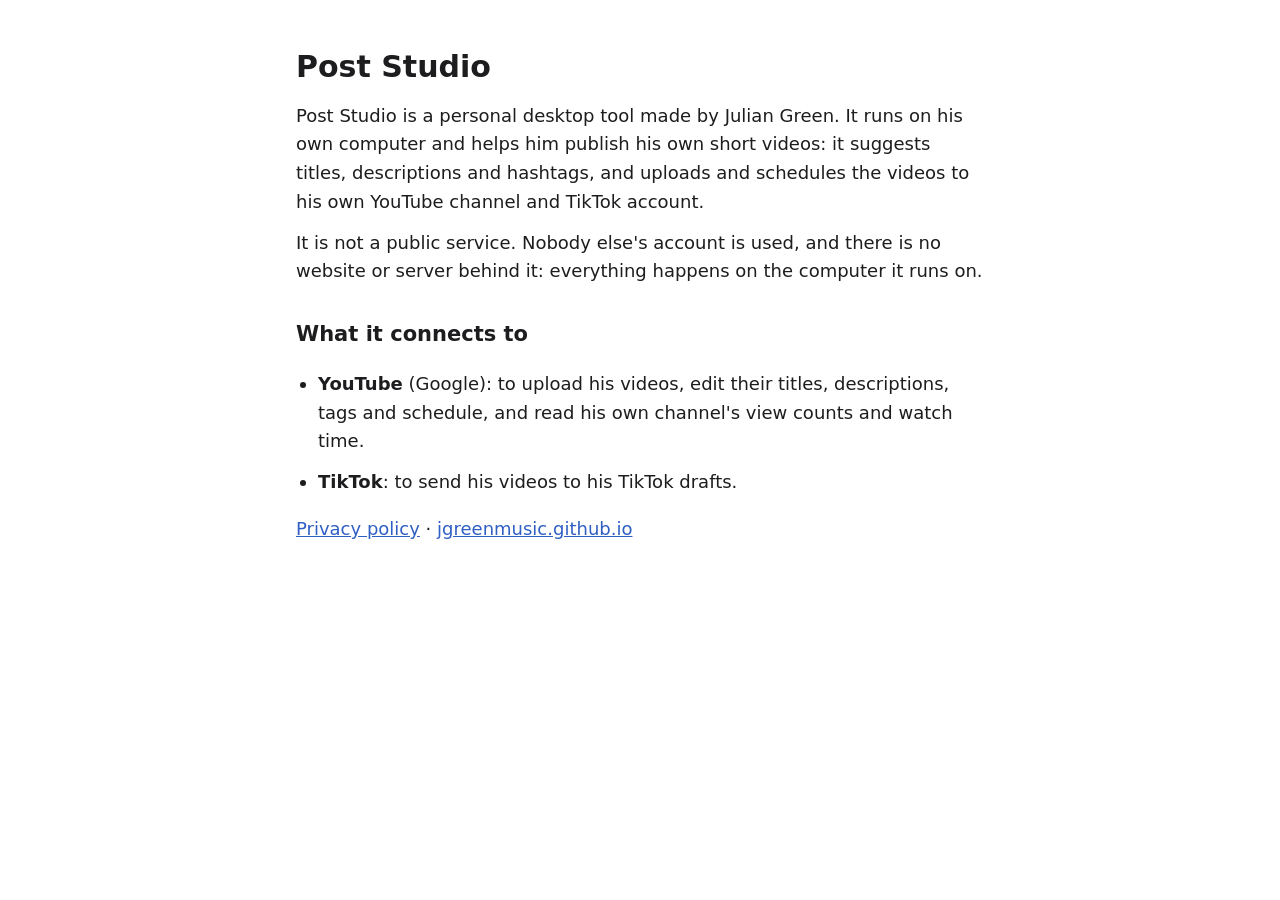
<file: post-studio/index.html>
<!DOCTYPE html>
<html lang="en">
<head>
  <meta charset="UTF-8" />
  <meta name="viewport" content="width=device-width, initial-scale=1.0" />
  <meta name="robots" content="noindex" />
  <title>Post Studio</title>
  <link rel="icon" href="/favicon.svg" />
  <link rel="stylesheet" href="/post-studio/page.css" />
</head>
<body>
  <main>
    <h1>Post Studio</h1>
    <p>Post Studio is a personal desktop tool made by Julian Green. It runs on his own computer and
      helps him publish his own short videos: it suggests titles, descriptions and hashtags, and
      uploads and schedules the videos to his own YouTube channel and TikTok account.</p>
    <p>It is not a public service. Nobody else's account is used, and there is no website or server
      behind it: everything happens on the computer it runs on.</p>
    <h2>What it connects to</h2>
    <ul>
      <li><strong>YouTube</strong> (Google): to upload his videos, edit their titles, descriptions,
        tags and schedule, and read his own channel's view counts and watch time.</li>
      <li><strong>TikTok</strong>: to send his videos to his TikTok drafts.</li>
    </ul>
    <p><a href="/post-studio/privacy.html">Privacy policy</a> &middot;
      <a href="/">jgreenmusic.github.io</a></p>
  </main>
</body>
</html>
</file>
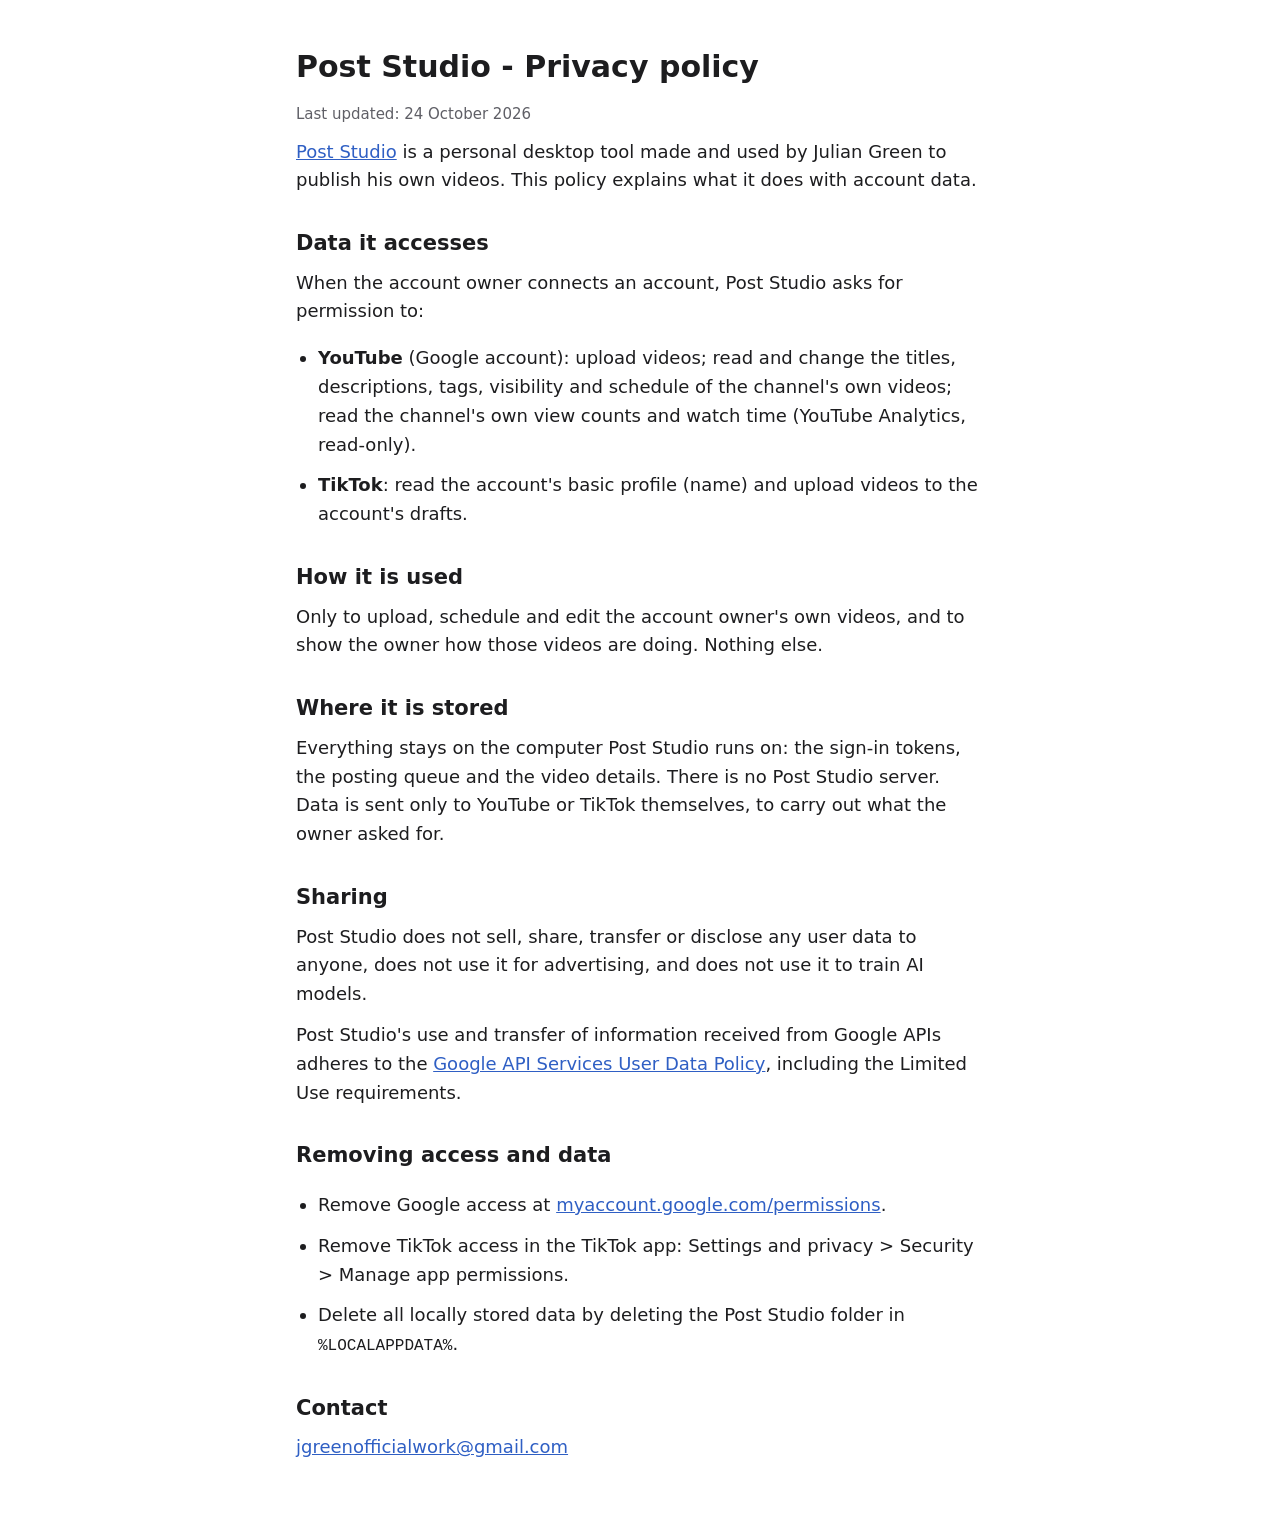
<file: post-studio/privacy.html>
<!DOCTYPE html>
<html lang="en">
<head>
  <meta charset="UTF-8" />
  <meta name="viewport" content="width=device-width, initial-scale=1.0" />
  <meta name="robots" content="noindex" />
  <title>Post Studio - Privacy policy</title>
  <link rel="icon" href="/favicon.svg" />
  <link rel="stylesheet" href="/post-studio/page.css" />
</head>
<body>
  <main>
    <h1>Post Studio - Privacy policy</h1>
    <p class="date">Last updated: 24 October 2026</p>

    <p><a href="/post-studio/">Post Studio</a> is a personal desktop tool made and used by Julian Green
      to publish his own videos. This policy explains what it does with account data.</p>

    <h2>Data it accesses</h2>
    <p>When the account owner connects an account, Post Studio asks for permission to:</p>
    <ul>
      <li><strong>YouTube</strong> (Google account): upload videos; read and change the titles,
        descriptions, tags, visibility and schedule of the channel's own videos; read the channel's
        own view counts and watch time (YouTube Analytics, read-only).</li>
      <li><strong>TikTok</strong>: read the account's basic profile (name) and upload videos to the
        account's drafts.</li>
    </ul>

    <h2>How it is used</h2>
    <p>Only to upload, schedule and edit the account owner's own videos, and to show the owner how
      those videos are doing. Nothing else.</p>

    <h2>Where it is stored</h2>
    <p>Everything stays on the computer Post Studio runs on: the sign-in tokens, the posting queue
      and the video details. There is no Post Studio server. Data is sent only to YouTube or TikTok
      themselves, to carry out what the owner asked for.</p>

    <h2>Sharing</h2>
    <p>Post Studio does not sell, share, transfer or disclose any user data to anyone, does not use
      it for advertising, and does not use it to train AI models.</p>
    <p>Post Studio's use and transfer of information received from Google APIs adheres to the
      <a href="https://developers.google.com/terms/api-services-user-data-policy">Google API Services
      User Data Policy</a>, including the Limited Use requirements.</p>

    <h2>Removing access and data</h2>
    <ul>
      <li>Remove Google access at <a href="https://myaccount.google.com/permissions">myaccount.google.com/permissions</a>.</li>
      <li>Remove TikTok access in the TikTok app: Settings and privacy &gt; Security &gt; Manage app permissions.</li>
      <li>Delete all locally stored data by deleting the Post Studio folder in <code>%LOCALAPPDATA%</code>.</li>
    </ul>

    <h2>Contact</h2>
    <p><a href="mailto:jgreenofficialwork@gmail.com">jgreenofficialwork@gmail.com</a></p>
  </main>
</body>
</html>
</file>
<file: css/style.css>
/* ================================================================
  STYLE.CSS — Julian Green · Electroacoustic Composer

  Theme: Corrupted Bubble Pop / ARG Glitch Space
  — Deep purple-black cosmos
  — Bubble pop rounded forms with bounce physics
  — Glitch distortion and RGB channel splitting
  — Palette: purple, gold, orange, green
================================================================ */


/* ----------------------------------------------------------------
  1. CSS CUSTOM PROPERTIES
---------------------------------------------------------------- */
:root {
  /* — Background / surface — */
  --bg:         #080610;
  --bg-alt:     #0d0a1a;
  --bg-card:    #120e22;

  /* — Foreground / text — */
  --fg:         #ede8f5;
  --fg-muted:   #9080b8;
  --fg-subtle:  #3a2860;

  /* — Accent palette — */
  --accent:        #b97ef8;   /* purple  */
  --accent-dim:    #2a1845;
  --accent-gold:   #fbbf24;   /* gold    */
  --accent-orange: #fb923c;   /* orange  */
  --accent-green:  #4ade80;   /* green   */

  /* — Borders — */
  --border:       #1c1435;
  --border-hover: #3a2860;

  /* — Typography — */
  --font-sans:    'Space Grotesk', system-ui, -apple-system, sans-serif;
  --font-display: 'Syne', system-ui, sans-serif;
  --font-mono:    'Space Mono', 'Courier New', monospace;

  /* — Layout — */
  --container-width: 900px;
  --section-pad:     6rem 0;
  --nav-height:      60px;

  /* — Motion — */
  --ease:   200ms ease;
  --bounce: cubic-bezier(0.34, 1.56, 0.64, 1);
  --snap:   cubic-bezier(0.25, 0.46, 0.45, 0.94);
}


/* ----------------------------------------------------------------
  2. RESET & BASE
---------------------------------------------------------------- */
*, *::before, *::after {
  box-sizing: border-box;
  margin: 0;
  padding: 0;
}

html {
  scroll-behavior: smooth;
  scroll-padding-top: var(--nav-height);
}

body {
  background-color: var(--bg);
  color: var(--fg);
  font-family: var(--font-sans);
  font-size: 1.15rem;
  line-height: 1.8;
  -webkit-font-smoothing: antialiased;
  -moz-osx-font-smoothing: grayscale;
  overflow-x: hidden;
}

/* Scanline overlay */
body::after {
  content: '';
  position: fixed;
  inset: 0;
  background: repeating-linear-gradient(
    0deg,
    transparent,
    transparent 3px,
    rgba(0, 0, 0, 0.07) 3px,
    rgba(0, 0, 0, 0.07) 4px
  );
  pointer-events: none;
  z-index: 9999;
  animation: scanline-drift 10s linear infinite;
}

@keyframes scanline-drift {
  0%   { background-position: 0 0; }
  100% { background-position: 0 40px; }
}

img, audio, video, iframe {
  display: block;
  max-width: 100%;
}

a {
  color: inherit;
  text-decoration: none;
}

ul {
  list-style: none;
}

h1, h2, h3, h4 {
  font-weight: 500;
  line-height: 1.2;
  letter-spacing: -0.01em;
}


/* ----------------------------------------------------------------
  3. LAYOUT UTILITIES
---------------------------------------------------------------- */
.container {
  width: 100%;
  max-width: var(--container-width);
  margin: 0 auto;
  padding: 0 1.5rem;
}

.section {
  padding: var(--section-pad);
}

.section--alt {
  background-color: var(--bg-alt);
}

.section-heading {
  font-size: clamp(0.85rem, 2vw, 1rem);
  font-family: var(--font-mono);
  font-weight: 400;
  letter-spacing: 0.25em;
  text-transform: uppercase;
  color: var(--accent);
  margin-bottom: 3rem;
  padding-bottom: 1rem;
  border-bottom: 1px solid var(--border);
  position: relative;
  display: inline-block;
}

/* Glitch ghost on section headings */
.section-heading::before {
  content: attr(data-text);
  position: absolute;
  inset: 0;
  color: var(--accent-orange);
  opacity: 0;
  pointer-events: none;
  animation: heading-glitch 7s infinite;
  clip-path: polygon(0 25%, 100% 25%, 100% 65%, 0 65%);
}

@keyframes heading-glitch {
  0%, 88%, 100% { opacity: 0; transform: translate(0); }
  89%           { opacity: 1; transform: translate(-5px, 0) skewX(-3deg); }
  90%           { opacity: 1; transform: translate(5px, 0); }
  91%           { opacity: 0; transform: translate(0); }
  94%           { opacity: 1; transform: translate(-3px, 0); }
  95%           { opacity: 0; }
}

/* Scroll reveal */
[data-reveal] {
  opacity: 0;
  transform: translateY(28px);
  transition: opacity 520ms var(--snap), transform 520ms var(--snap);
}

[data-reveal].is-visible {
  opacity: 1;
  transform: translateY(0);
}

[data-reveal-delay="1"] { transition-delay: 80ms; }
[data-reveal-delay="2"] { transition-delay: 160ms; }
[data-reveal-delay="3"] { transition-delay: 240ms; }
[data-reveal-delay="4"] { transition-delay: 320ms; }

/* Buttons — pill / bubble pop */
.btn {
  display: inline-block;
  padding: 0.6rem 1.6rem;
  border: 1.5px solid var(--accent);
  border-radius: 9999px;
  font-family: var(--font-mono);
  font-size: 0.72rem;
  letter-spacing: 0.1em;
  text-transform: uppercase;
  color: var(--accent);
  background: transparent;
  transition:
    background-color 220ms var(--bounce),
    color 200ms ease,
    border-color 200ms ease,
    transform 220ms var(--bounce),
    box-shadow 200ms ease;
  cursor: pointer;
}

.btn:hover {
  background-color: var(--accent);
  color: var(--bg);
  border-color: var(--accent);
  transform: scale(1.07);
  box-shadow: 0 0 22px rgba(185, 126, 248, 0.5);
}


/* ----------------------------------------------------------------
  4. NAVIGATION
---------------------------------------------------------------- */
.site-header {
  position: fixed;
  inset-block-start: 0;
  inset-inline: 0;
  z-index: 100;
  height: var(--nav-height);
  transition: background-color var(--ease), border-color var(--ease);
}

.site-header.scrolled {
  background-color: rgba(8, 6, 16, 0.96);
  backdrop-filter: blur(14px);
  -webkit-backdrop-filter: blur(14px);
  border-bottom: 1px solid var(--border);
}

.nav {
  display: flex;
  align-items: center;
  justify-content: space-between;
  height: var(--nav-height);
  padding: 0 1.5rem;
  max-width: 1200px;
  margin: 0 auto;
}

.nav-logo {
  font-family: var(--font-display);
  font-size: 1rem;
  font-weight: 800;
  letter-spacing: 0.05em;
  color: var(--accent);
  width: 38px;
  height: 38px;
  display: flex;
  align-items: center;
  justify-content: center;
  border: 1.5px solid var(--accent);
  border-radius: 7px;
  position: relative;
  overflow: hidden;
  transition:
    color var(--ease),
    background-color 220ms var(--bounce),
    box-shadow 200ms ease,
    transform 220ms var(--bounce);
}

.nav-logo::before,
.nav-logo::after {
  content: attr(data-text);
  position: absolute;
  inset: 0;
  display: flex;
  align-items: center;
  justify-content: center;
  font-family: var(--font-display);
  font-size: 1rem;
  font-weight: 800;
  pointer-events: none;
}

.nav-logo::before {
  color: #a855f7;
  clip-path: polygon(0 0, 100% 0, 100% 45%, 0 45%);
  mix-blend-mode: screen;
  animation: logo-glitch-top 3.2s infinite;
}

.nav-logo::after {
  color: var(--accent-gold);
  clip-path: polygon(0 55%, 100% 55%, 100% 100%, 0 100%);
  mix-blend-mode: screen;
  animation: logo-glitch-bot 2.5s infinite;
}

@keyframes logo-glitch-top {
  0%, 84%, 100% { transform: translate(0); opacity: 0; }
  85%            { transform: translate(-3px, 1px) skewX(-4deg); opacity: 1; }
  86%            { transform: translate(2px, -1px); opacity: 1; }
  87%            { transform: translate(0); opacity: 0; }
  92%            { transform: translate(-2px, 0); opacity: 1; }
  93%            { opacity: 0; }
}

@keyframes logo-glitch-bot {
  0%, 74%, 100% { transform: translate(0); opacity: 0; }
  75%            { transform: translate(3px, 1px) skewX(4deg); opacity: 1; }
  76%            { transform: translate(-2px, -1px); opacity: 1; }
  77%            { transform: translate(0); opacity: 0; }
  89%            { transform: translate(2px, 0); opacity: 1; }
  90%            { opacity: 0; }
}

.nav-logo:hover {
  color: var(--bg);
  background-color: var(--accent);
  box-shadow: 0 0 18px rgba(185, 126, 248, 0.65);
  transform: scale(1.1);
}

.nav-links {
  display: flex;
  gap: 0.3rem;
  align-items: center;
}

.nav-link {
  font-family: var(--font-mono);
  font-size: 0.68rem;
  letter-spacing: 0.18em;
  text-transform: uppercase;
  color: var(--fg-muted);
  padding: 0.28rem 0.8rem;
  border-radius: 9999px;
  border: 1px solid transparent;
  transition:
    color var(--ease),
    background-color 220ms var(--bounce),
    border-color var(--ease),
    transform 220ms var(--bounce);
}

.nav-link:hover {
  color: var(--fg);
  background-color: var(--bg-card);
  border-color: var(--border-hover);
  transform: scale(1.06);
}

.nav-link.active {
  color: var(--accent);
  background-color: var(--accent-dim);
  border-color: var(--accent);
}

/* Mobile hamburger */
.menu-toggle {
  display: none;
  flex-direction: column;
  gap: 5px;
  background: none;
  border: none;
  cursor: pointer;
  padding: 4px;
}

.menu-toggle span {
  display: block;
  width: 22px;
  height: 1px;
  background-color: var(--fg);
  transition: transform var(--ease), opacity var(--ease);
}

.menu-toggle[aria-expanded="true"] span:nth-child(1) {
  transform: translateY(6px) rotate(45deg);
}
.menu-toggle[aria-expanded="true"] span:nth-child(2) {
  opacity: 0;
}
.menu-toggle[aria-expanded="true"] span:nth-child(3) {
  transform: translateY(-6px) rotate(-45deg);
}


/* ----------------------------------------------------------------
  5. HERO
---------------------------------------------------------------- */
.overview {
  min-height: 100vh;
  display: flex;
  align-items: center;
  justify-content: center;
  padding: var(--nav-height) 1.5rem 0;
  overflow: hidden;
  position: relative;
}

/* Multi-color cosmic glow */
.overview::before {
  content: '';
  position: absolute;
  inset: 0;
  background:
    radial-gradient(ellipse 80% 60% at 50% 50%, rgba(185, 126, 248, 0.13) 0%, transparent 70%),
    radial-gradient(ellipse 45% 35% at 15% 85%, rgba(251, 146, 60, 0.08) 0%, transparent 55%),
    radial-gradient(ellipse 45% 35% at 85% 15%, rgba(74, 222, 128, 0.07) 0%, transparent 55%),
    radial-gradient(ellipse 35% 25% at 75% 80%, rgba(251, 191, 36, 0.06) 0%, transparent 55%);
  pointer-events: none;
}

/* Drifting grid lines */
.overview::after {
  content: '';
  position: absolute;
  inset: 0;
  background-image:
    linear-gradient(rgba(185, 126, 248, 0.035) 1px, transparent 1px),
    linear-gradient(90deg, rgba(185, 126, 248, 0.035) 1px, transparent 1px);
  background-size: 60px 60px;
  pointer-events: none;
  animation: grid-drift 18s linear infinite;
}

@keyframes grid-drift {
  0%   { transform: translateY(0); }
  100% { transform: translateY(60px); }
}

.overview-content {
  text-align: center;
  position: relative;
  z-index: 1;
  animation: overview-float 7s ease-in-out infinite;
}

@keyframes overview-float {
  0%, 100% { transform: translateY(0); }
  50%       { transform: translateY(-9px); }
}

.overview-subtitle {
  font-family: var(--font-mono);
  font-size: 0.85rem;
  letter-spacing: 0.35em;
  text-transform: uppercase;
  color: var(--accent-gold);
  margin-bottom: 1.5rem;
  text-shadow: 0 0 22px rgba(251, 191, 36, 0.45);
}

.overview-name {
  font-size: clamp(2.8rem, 9vw, 7rem);
  font-family: var(--font-display);
  font-weight: 800;
  letter-spacing: 0.06em;
  text-transform: uppercase;
  color: var(--fg);
  margin-bottom: 1.5rem;
  text-shadow: 0 0 60px rgba(185, 126, 248, 0.35);
}

.overview-tagline {
  font-family: var(--font-mono);
  font-size: 0.9rem;
  letter-spacing: 0.2em;
  color: var(--fg-muted);
}

/* Glitch split effect */
.glitch {
  position: relative;
}

.glitch::before,
.glitch::after {
  content: attr(data-text);
  position: absolute;
  inset: 0;
  width: 100%;
  pointer-events: none;
}

.glitch::before {
  color: #a855f7;
  clip-path: polygon(0 0, 100% 0, 100% 45%, 0 45%);
  mix-blend-mode: screen;
  animation: glitch-top 4s infinite linear alternate-reverse;
}

.glitch::after {
  color: var(--accent-gold);
  clip-path: polygon(0 55%, 100% 55%, 100% 100%, 0 100%);
  mix-blend-mode: screen;
  animation: glitch-bot 3.2s infinite linear alternate-reverse;
}

@keyframes glitch-top {
  0%   { transform: translate(0); opacity: 0; }
  8%   { transform: translate(0); opacity: 0; }
  9%   { transform: translate(-10px, 2px) skewX(-4deg); opacity: 1; }
  10%  { transform: translate(6px, -1px); opacity: 1; }
  11%  { transform: translate(0); opacity: 0; }
  44%  { transform: translate(0); opacity: 0; }
  45%  { transform: translate(8px, -2px) skewX(3deg); opacity: 1; }
  46%  { transform: translate(-5px, 1px); opacity: 1; }
  47%  { transform: translate(0); opacity: 0; }
  76%  { transform: translate(0); opacity: 0; }
  77%  { transform: translate(-7px, 2px); opacity: 1; }
  78%  { transform: translate(4px, -1px) skewX(-2deg); opacity: 1; }
  79%  { transform: translate(0); opacity: 0; }
  100% { transform: translate(0); opacity: 0; }
}

@keyframes glitch-bot {
  0%   { transform: translate(0); opacity: 0; }
  18%  { transform: translate(0); opacity: 0; }
  19%  { transform: translate(9px, 2px) skewX(4deg); opacity: 1; }
  20%  { transform: translate(-6px, -1px); opacity: 1; }
  21%  { transform: translate(0); opacity: 0; }
  58%  { transform: translate(0); opacity: 0; }
  59%  { transform: translate(-8px, 1px) skewX(-3deg); opacity: 1; }
  60%  { transform: translate(5px, 2px); opacity: 1; }
  61%  { transform: translate(0); opacity: 0; }
  86%  { transform: translate(0); opacity: 0; }
  87%  { transform: translate(6px, -2px); opacity: 1; }
  88%  { transform: translate(-4px, 1px) skewX(2deg); opacity: 1; }
  89%  { transform: translate(0); opacity: 0; }
  100% { transform: translate(0); opacity: 0; }
}


/* ----------------------------------------------------------------
  6. WORKS
---------------------------------------------------------------- */

/* Filter tabs — pill style */
.filter-tabs {
  display: flex;
  flex-wrap: wrap;
  gap: 0.45rem;
  margin-bottom: 3rem;
  border-bottom: none;
}

.filter-tab {
  padding: 0.38rem 1rem;
  background: var(--bg-card);
  border: 1px solid var(--border);
  border-radius: 9999px;
  font-family: var(--font-mono);
  font-size: 0.68rem;
  letter-spacing: 0.14em;
  text-transform: uppercase;
  color: var(--fg-muted);
  cursor: pointer;
  transition:
    color 220ms var(--bounce),
    background-color 220ms var(--bounce),
    border-color 200ms ease,
    transform 220ms var(--bounce),
    box-shadow 200ms ease;
}

.filter-tab:hover {
  color: var(--fg);
  border-color: var(--border-hover);
  transform: scale(1.06) translateY(-1px);
}

.filter-tab.active {
  color: var(--bg);
  background-color: var(--accent);
  border-color: var(--accent);
  box-shadow: 0 0 18px rgba(185, 126, 248, 0.45);
  transform: scale(1.05);
}

/* Works list */
.works-list {
  display: flex;
  flex-direction: column;
}

.work-item {
  padding: 2rem 1.5rem;
  border: 1px solid var(--border);
  border-radius: 14px;
  margin-bottom: 1rem;
  background: var(--bg-card);
  position: relative;
  overflow: hidden;
  transition:
    border-color 300ms ease,
    box-shadow 300ms ease,
    transform 300ms var(--bounce);
}

/* Gradient left accent bar */
.work-item::before {
  content: '';
  position: absolute;
  left: 0;
  top: 0;
  bottom: 0;
  width: 3px;
  background: linear-gradient(180deg, var(--accent), var(--accent-gold));
  border-radius: 14px 0 0 14px;
  opacity: 0;
  transition: opacity 300ms ease;
}

.work-item:hover {
  border-color: var(--border-hover);
  box-shadow:
    0 0 32px rgba(185, 126, 248, 0.15),
    0 4px 24px rgba(0, 0, 0, 0.5);
  transform: translateY(-3px);
}

.work-item:hover::before {
  opacity: 1;
}

.work-item.hidden {
  display: none;
}

.work-header {
  display: flex;
  justify-content: space-between;
  align-items: baseline;
  gap: 1rem;
  margin-bottom: 0.4rem;
}

.work-title {
  font-size: 1.15rem;
  font-weight: 500;
  color: var(--fg);
}

.work-year {
  font-family: var(--font-mono);
  font-size: 0.72rem;
  color: var(--accent-gold);
  white-space: nowrap;
}

.work-meta {
  display: flex;
  flex-wrap: wrap;
  gap: 0.4rem 0.6rem;
  margin-bottom: 0.85rem;
}

.work-format,
.work-duration {
  font-family: var(--font-mono);
  font-size: 0.64rem;
  letter-spacing: 0.06em;
  color: var(--fg-muted);
  background: rgba(185, 126, 248, 0.08);
  border: 1px solid rgba(185, 126, 248, 0.2);
  border-radius: 9999px;
  padding: 0.15rem 0.65rem;
}

.work-format::before {
  content: '// ';
  color: var(--accent);
  opacity: 0.6;
}

.work-notes {
  font-size: 1rem;
  color: var(--fg-muted);
  max-width: 640px;
  margin-bottom: 0.7rem;
  line-height: 1.75;
}

.work-premiere {
  font-family: var(--font-mono);
  font-size: 0.66rem;
  letter-spacing: 0.04em;
  color: var(--fg-subtle);
  margin-bottom: 1rem;
}

.work-premiere strong {
  color: var(--fg-muted);
  font-weight: 400;
}

.work-link {
  font-family: var(--font-mono);
  font-size: 0.7rem;
  letter-spacing: 0.1em;
  text-transform: uppercase;
  color: var(--accent);
  border-bottom: 1px solid rgba(185, 126, 248, 0.35);
  padding-bottom: 1px;
  transition: color var(--ease), border-color var(--ease), text-shadow var(--ease);
}

.work-link:hover {
  color: var(--accent-gold);
  border-color: var(--accent-gold);
  text-shadow: 0 0 14px rgba(251, 191, 36, 0.55);
}

/* HTML5 audio player */
.work-audio {
  margin-top: 0.5rem;
}

.audio-player {
  width: 100%;
  height: 32px;
  accent-color: var(--accent);
  opacity: 0.65;
  transition: opacity var(--ease);
}

.audio-player:hover,
.audio-player:focus {
  opacity: 1;
}

/* Embed wrapper */
.work-embed {
  margin-top: 0.75rem;
  border: 1px solid var(--border);
  border-radius: 8px;
  overflow: hidden;
}


/* ----------------------------------------------------------------
  7. ABOUT
---------------------------------------------------------------- */
.about-grid {
  display: grid;
  grid-template-columns: 220px 1fr;
  gap: 4rem;
  align-items: start;
}

.about-photo img {
  width: 100%;
  aspect-ratio: 3 / 4;
  object-fit: cover;
  border-radius: 14px;
  border: 1px solid var(--border);
  filter: saturate(0.75) hue-rotate(12deg);
  transition:
    filter 400ms ease,
    transform 400ms var(--bounce),
    box-shadow 400ms ease;
}

.about-photo img:hover {
  filter: saturate(1.5) hue-rotate(25deg) contrast(1.08);
  transform: scale(1.04) rotate(-1.5deg);
  box-shadow:
    0 0 40px rgba(185, 126, 248, 0.35),
    0 0 80px rgba(251, 146, 60, 0.12);
}

.photo-placeholder {
  width: 100%;
  aspect-ratio: 3 / 4;
  background-color: var(--bg-card);
  border: 1px dashed var(--border-hover);
  border-radius: 14px;
}

.about-lead {
  font-size: 1.15rem;
  font-weight: 400;
  margin-bottom: 1.25rem;
  line-height: 1.7;
}

.about-text p {
  font-size: 0.97rem;
  color: var(--fg-muted);
  margin-bottom: 0.9rem;
}

.about-text p:first-child {
  color: var(--fg);
}

.about-links {
  margin-top: 1.75rem;
}


/* ----------------------------------------------------------------
  8. RESEARCH (hidden — styles preserved)
---------------------------------------------------------------- */
.research-grid {
  display: grid;
  grid-template-columns: repeat(3, 1fr);
  gap: 3rem;
}

.research-title {
  font-family: var(--font-mono);
  font-size: 0.66rem;
  letter-spacing: 0.2em;
  text-transform: uppercase;
  color: var(--accent);
  margin-bottom: 1rem;
}

.research-list {
  list-style: none;
  display: flex;
  flex-direction: column;
  gap: 0.5rem;
}

.research-list li {
  font-size: 0.94rem;
  color: var(--fg-muted);
  padding-left: 1rem;
  position: relative;
}

.research-list li::before {
  content: '—';
  position: absolute;
  left: 0;
  color: var(--accent-green);
}

.research-body {
  font-size: 0.94rem;
  color: var(--fg-muted);
  line-height: 1.75;
}


/* ----------------------------------------------------------------
  9. EVENTS
---------------------------------------------------------------- */
.events-block {
  margin-bottom: 3.5rem;
}

.events-subheading {
  font-family: var(--font-mono);
  font-size: 0.66rem;
  letter-spacing: 0.22em;
  text-transform: uppercase;
  color: var(--fg-muted);
  margin-bottom: 1.25rem;
}

.events-list {
  display: flex;
  flex-direction: column;
}

.event-item {
  display: grid;
  grid-template-columns: 100px 1fr;
  gap: 2rem;
  padding: 1.1rem 1rem;
  border-bottom: 1px solid var(--border);
  border-radius: 8px;
  align-items: baseline;
  transition:
    background-color 200ms ease,
    transform 220ms var(--bounce);
}

.event-item:first-child {
  border-top: 1px solid var(--border);
}

.event-item:hover {
  background-color: var(--bg-card);
  transform: translateX(5px);
}

.event-date {
  font-family: var(--font-mono);
  font-size: 0.68rem;
  color: var(--accent-orange);
  white-space: nowrap;
}

.event-body {
  display: flex;
  flex-direction: column;
  gap: 0.2rem;
}

.event-title {
  font-size: 0.97rem;
  color: var(--fg);
}

.event-venue {
  font-family: var(--font-mono);
  font-size: 0.66rem;
  color: var(--accent-green);
}


/* ----------------------------------------------------------------
  10. PRESS (hidden — styles preserved)
---------------------------------------------------------------- */
.press-grid {
  display: grid;
  grid-template-columns: repeat(auto-fit, minmax(340px, 1fr));
  gap: 1.5rem;
}

.press-quote {
  padding: 1.75rem 2rem;
  background-color: var(--bg-card);
  border: 1px solid var(--border);
  border-left: 3px solid var(--accent-gold);
  border-radius: 10px;
  transition: border-color var(--ease), box-shadow var(--ease);
}

.press-quote:hover {
  border-left-color: var(--accent);
  box-shadow: 0 0 22px rgba(185, 126, 248, 0.12);
}

.press-quote p {
  font-size: 0.97rem;
  line-height: 1.75;
  color: var(--fg-muted);
  font-style: italic;
  margin-bottom: 1rem;
}

.press-quote footer {
  display: flex;
  flex-direction: column;
  gap: 0.15rem;
}

.press-quote cite {
  font-family: var(--font-mono);
  font-size: 0.68rem;
  letter-spacing: 0.06em;
  color: var(--fg);
  font-style: normal;
  text-transform: uppercase;
}

.press-author {
  font-family: var(--font-mono);
  font-size: 0.65rem;
  color: var(--fg-muted);
}


/* ----------------------------------------------------------------
  11. MEDIA
---------------------------------------------------------------- */
.media-grid {
  display: grid;
  grid-template-columns: repeat(3, 1fr);
  gap: 1rem;
}

.media-link {
  display: flex;
  align-items: center;
  justify-content: center;
  padding: 1.4rem 1rem;
  background: var(--bg-card);
  border: 1px solid var(--border);
  border-radius: 14px;
  font-family: var(--font-mono);
  font-size: 0.75rem;
  letter-spacing: 0.18em;
  text-transform: uppercase;
  color: var(--fg-muted);
  transition:
    color 220ms var(--bounce),
    background-color 220ms var(--bounce),
    border-color 200ms ease,
    transform 220ms var(--bounce),
    box-shadow 200ms ease;
}

.media-link:hover {
  transform: scale(1.04) translateY(-3px);
}

li:nth-child(1) .media-link:hover { color: var(--bg); background: var(--accent-green);  border-color: var(--accent-green);  box-shadow: 0 0 22px rgba(74, 222, 128, 0.4); }
li:nth-child(2) .media-link:hover { color: var(--bg); background: var(--accent-orange); border-color: var(--accent-orange); box-shadow: 0 0 22px rgba(251, 146, 60, 0.4); }
li:nth-child(3) .media-link:hover { color: var(--bg); background: var(--accent);         border-color: var(--accent);         box-shadow: 0 0 22px rgba(185, 126, 248, 0.4); }
li:nth-child(4) .media-link:hover { color: var(--bg); background: var(--accent-gold);   border-color: var(--accent-gold);   box-shadow: 0 0 22px rgba(251, 191, 36, 0.4); }
li:nth-child(5) .media-link:hover { color: var(--bg); background: var(--accent-green);  border-color: var(--accent-green);  box-shadow: 0 0 22px rgba(74, 222, 128, 0.4); }
li:nth-child(6) .media-link:hover { color: var(--bg); background: var(--accent);         border-color: var(--accent);         box-shadow: 0 0 22px rgba(185, 126, 248, 0.4); }


/* ----------------------------------------------------------------
  12. CONTACT (social links only)
---------------------------------------------------------------- */
.contact-content {
  max-width: 520px;
}

.contact-intro {
  font-size: 0.94rem;
  color: var(--fg-muted);
  margin-bottom: 0.75rem;
}

.contact-email {
  display: block;
  font-size: clamp(1.1rem, 3vw, 1.5rem);
  font-weight: 300;
  letter-spacing: -0.01em;
  margin-bottom: 2.5rem;
  text-decoration: underline;
  text-underline-offset: 5px;
  text-decoration-color: var(--border-hover);
  transition: color var(--ease), text-decoration-color var(--ease), text-shadow var(--ease);
}

.contact-email:hover {
  color: var(--accent);
  text-decoration-color: var(--accent);
  text-shadow: 0 0 22px rgba(185, 126, 248, 0.45);
}

/* Pill badge links */
.contact-links {
  display: flex;
  flex-wrap: wrap;
  gap: 0.5rem;
}

.contact-links a {
  font-family: var(--font-mono);
  font-size: 0.65rem;
  letter-spacing: 0.1em;
  text-transform: uppercase;
  color: var(--fg-muted);
  background: var(--bg-card);
  border: 1px solid var(--border);
  border-radius: 9999px;
  padding: 0.3rem 0.95rem;
  transition:
    color 220ms var(--bounce),
    background-color 220ms var(--bounce),
    border-color 200ms ease,
    transform 220ms var(--bounce),
    box-shadow 200ms ease;
}

.contact-links a:hover {
  transform: scale(1.1) translateY(-2px);
}

/* Each link pops a different accent color */
.contact-links a:nth-child(1):hover { color: var(--bg); background: var(--accent-green);  border-color: var(--accent-green);  box-shadow: 0 0 16px rgba(74, 222, 128, 0.5); }
.contact-links a:nth-child(2):hover { color: var(--bg); background: var(--accent);         border-color: var(--accent);         box-shadow: 0 0 16px rgba(185, 126, 248, 0.5); }
.contact-links a:nth-child(3):hover { color: var(--bg); background: var(--accent-gold);   border-color: var(--accent-gold);   box-shadow: 0 0 16px rgba(251, 191, 36, 0.5); }
.contact-links a:nth-child(4):hover { color: var(--bg); background: var(--accent-orange); border-color: var(--accent-orange); box-shadow: 0 0 16px rgba(251, 146, 60, 0.5); }
.contact-links a:nth-child(5):hover { color: var(--bg); background: var(--accent-green);  border-color: var(--accent-green);  box-shadow: 0 0 16px rgba(74, 222, 128, 0.5); }
.contact-links a:nth-child(6):hover { color: var(--bg); background: var(--accent);         border-color: var(--accent);         box-shadow: 0 0 16px rgba(185, 126, 248, 0.5); }
.contact-links a:nth-child(7):hover { color: var(--bg); background: var(--accent-gold);   border-color: var(--accent-gold);   box-shadow: 0 0 16px rgba(251, 191, 36, 0.5); }
.contact-links a:nth-child(8):hover { color: var(--bg); background: var(--accent-orange); border-color: var(--accent-orange); box-shadow: 0 0 16px rgba(251, 146, 60, 0.5); }


/* ----------------------------------------------------------------
  EXPERIENCE — Notification Panel Remixer
---------------------------------------------------------------- */
#xp-container {
  position: fixed;
  inset: 0;
  z-index: 99998;
  pointer-events: none;
}

.xp-card {
  position: absolute;
  width: 320px;
  pointer-events: auto;
  background: rgba(13, 10, 26, 0.93);
  backdrop-filter: blur(22px);
  -webkit-backdrop-filter: blur(22px);
  border: 1px solid rgba(185, 126, 248, 0.25);
  border-radius: 16px;
  overflow: hidden;
  transform: scale(0.88) translateY(-10px);
  opacity: 0;
  transition: transform 400ms var(--bounce), opacity 280ms ease;
  box-shadow: 0 8px 32px rgba(0, 0, 0, 0.65), 0 0 0 1px rgba(185, 126, 248, 0.08);
}

.xp-card.xp-visible {
  transform: scale(1) translateY(0);
  opacity: 1;
}

.xp-card.xp-reveal {
  border-color: rgba(251, 191, 36, 0.4);
  box-shadow: 0 8px 32px rgba(0, 0, 0, 0.6), 0 0 24px rgba(251, 191, 36, 0.15);
}

.xp-card-inner {
  padding: 0.85rem 1rem;
}

.xp-header {
  display: flex;
  align-items: center;
  gap: 0.45rem;
  margin-bottom: 0.4rem;
}

.xp-icon {
  font-size: 0.75rem;
  color: var(--accent);
  width: 18px;
  text-align: center;
}

.xp-reveal .xp-icon {
  color: var(--accent-gold);
}

.xp-app {
  font-family: var(--font-mono);
  font-size: 0.65rem;
  letter-spacing: 0.12em;
  text-transform: uppercase;
  color: var(--fg-muted);
  flex: 1;
}

.xp-time {
  font-family: var(--font-mono);
  font-size: 0.58rem;
  color: var(--fg-subtle);
  margin-left: auto;
}

.xp-close {
  background: none;
  border: none;
  color: var(--fg-subtle);
  font-size: 0.6rem;
  cursor: pointer;
  padding: 0 0 0 0.4rem;
  line-height: 1;
  transition: color var(--ease);
}

.xp-close:hover {
  color: var(--fg-muted);
}

.xp-message {
  font-family: var(--font-sans);
  font-size: 0.82rem;
  line-height: 1.5;
  color: var(--fg);
  margin-bottom: 0.75rem;
}

.xp-reveal .xp-message {
  color: var(--accent-gold);
}

.xp-actions {
  display: flex;
  gap: 0.4rem;
}

.xp-btn {
  flex: 1;
  padding: 0.3rem 0.6rem;
  background: rgba(255, 255, 255, 0.05);
  border: 1px solid rgba(255, 255, 255, 0.1);
  border-radius: 9999px;
  font-family: var(--font-mono);
  font-size: 0.62rem;
  letter-spacing: 0.08em;
  text-transform: uppercase;
  color: var(--fg-muted);
  cursor: pointer;
  transition: background-color 180ms var(--bounce), color 180ms ease, transform 180ms var(--bounce), border-color 180ms ease;
}

.xp-btn:hover {
  background-color: rgba(185, 126, 248, 0.15);
  border-color: rgba(185, 126, 248, 0.4);
  color: var(--fg);
  transform: scale(1.05);
}

.xp-reveal .xp-btn:last-child {
  background-color: rgba(251, 191, 36, 0.12);
  border-color: rgba(251, 191, 36, 0.4);
  color: var(--accent-gold);
}

.xp-reveal .xp-btn:last-child:hover {
  background-color: var(--accent-gold);
  color: var(--bg);
  box-shadow: 0 0 16px rgba(251, 191, 36, 0.5);
}

@media (max-width: 768px) {
  #xp-container {
    top: auto;
    bottom: 1rem;
    right: 0.75rem;
    left: 0.75rem;
    width: auto;
  }
}


/* ----------------------------------------------------------------
  12. FOOTER
---------------------------------------------------------------- */
.site-footer {
  padding: 2.5rem 0;
  border-top: 1px solid var(--border);
}

.footer-text {
  font-family: var(--font-mono);
  font-size: 0.64rem;
  letter-spacing: 0.12em;
  color: var(--fg-subtle);
  text-align: center;
}


/* ----------------------------------------------------------------
  13. RESPONSIVE
---------------------------------------------------------------- */
@media (max-width: 768px) {
  :root {
    --section-pad: 4rem 0;
  }

  /* Nav: collapse to hamburger */
  .nav-links {
    position: fixed;
    top: var(--nav-height);
    left: 0;
    right: 0;
    background-color: rgba(8, 6, 16, 0.98);
    flex-direction: column;
    align-items: center;
    padding: 2.5rem 1.5rem;
    gap: 0.75rem;
    transform: translateY(-100%);
    opacity: 0;
    pointer-events: none;
    transition: transform 240ms ease, opacity 240ms ease;
    border-bottom: 1px solid var(--border);
    z-index: 99;
  }

  .nav-links.open {
    transform: translateY(0);
    opacity: 1;
    pointer-events: auto;
  }

  .nav-link {
    font-size: 0.8rem;
  }

  .menu-toggle {
    display: flex;
  }

  /* Works */
  .work-header {
    flex-direction: column;
    gap: 0.2rem;
  }

  .work-meta {
    flex-direction: column;
    gap: 0.3rem;
  }

  /* About */
  .about-grid {
    grid-template-columns: 1fr;
    gap: 2rem;
  }

  .about-photo {
    max-width: 180px;
  }

  /* Events */
  .event-item {
    grid-template-columns: 1fr;
    gap: 0.2rem;
  }

  /* Research */
  .research-grid {
    grid-template-columns: 1fr;
    gap: 2rem;
  }

  /* Press */
  .press-grid {
    grid-template-columns: 1fr;
  }

  /* Media */
  .media-grid {
    grid-template-columns: repeat(2, 1fr);
  }
}
</file>
<file: post-studio/page.css>
:root { --bg: #ffffff; --fg: #1d1d1f; --mut: #5f5f66; --a: #2f5fc4; }
@media (prefers-color-scheme: dark) { :root { --bg: #111114; --fg: #e8e8ec; --mut: #a0a0aa; --a: #8fb0ff; } }
* { box-sizing: border-box; }
body { margin: 0; background: var(--bg); color: var(--fg); font: 18px/1.6 system-ui, -apple-system, "Segoe UI", sans-serif; }
main { max-width: 720px; margin: 0 auto; padding: 48px 16px 64px; }
h1 { font-size: 30px; line-height: 1.25; margin: 0 0 16px; }
h2 { font-size: 21px; margin: 32px 0 8px; }
p, li { margin: 0 0 12px; }
ul { padding-left: 22px; }
a { color: var(--a); }
.date { color: var(--mut); font-size: 15px; }
code { font-size: 16px; }
</file>
